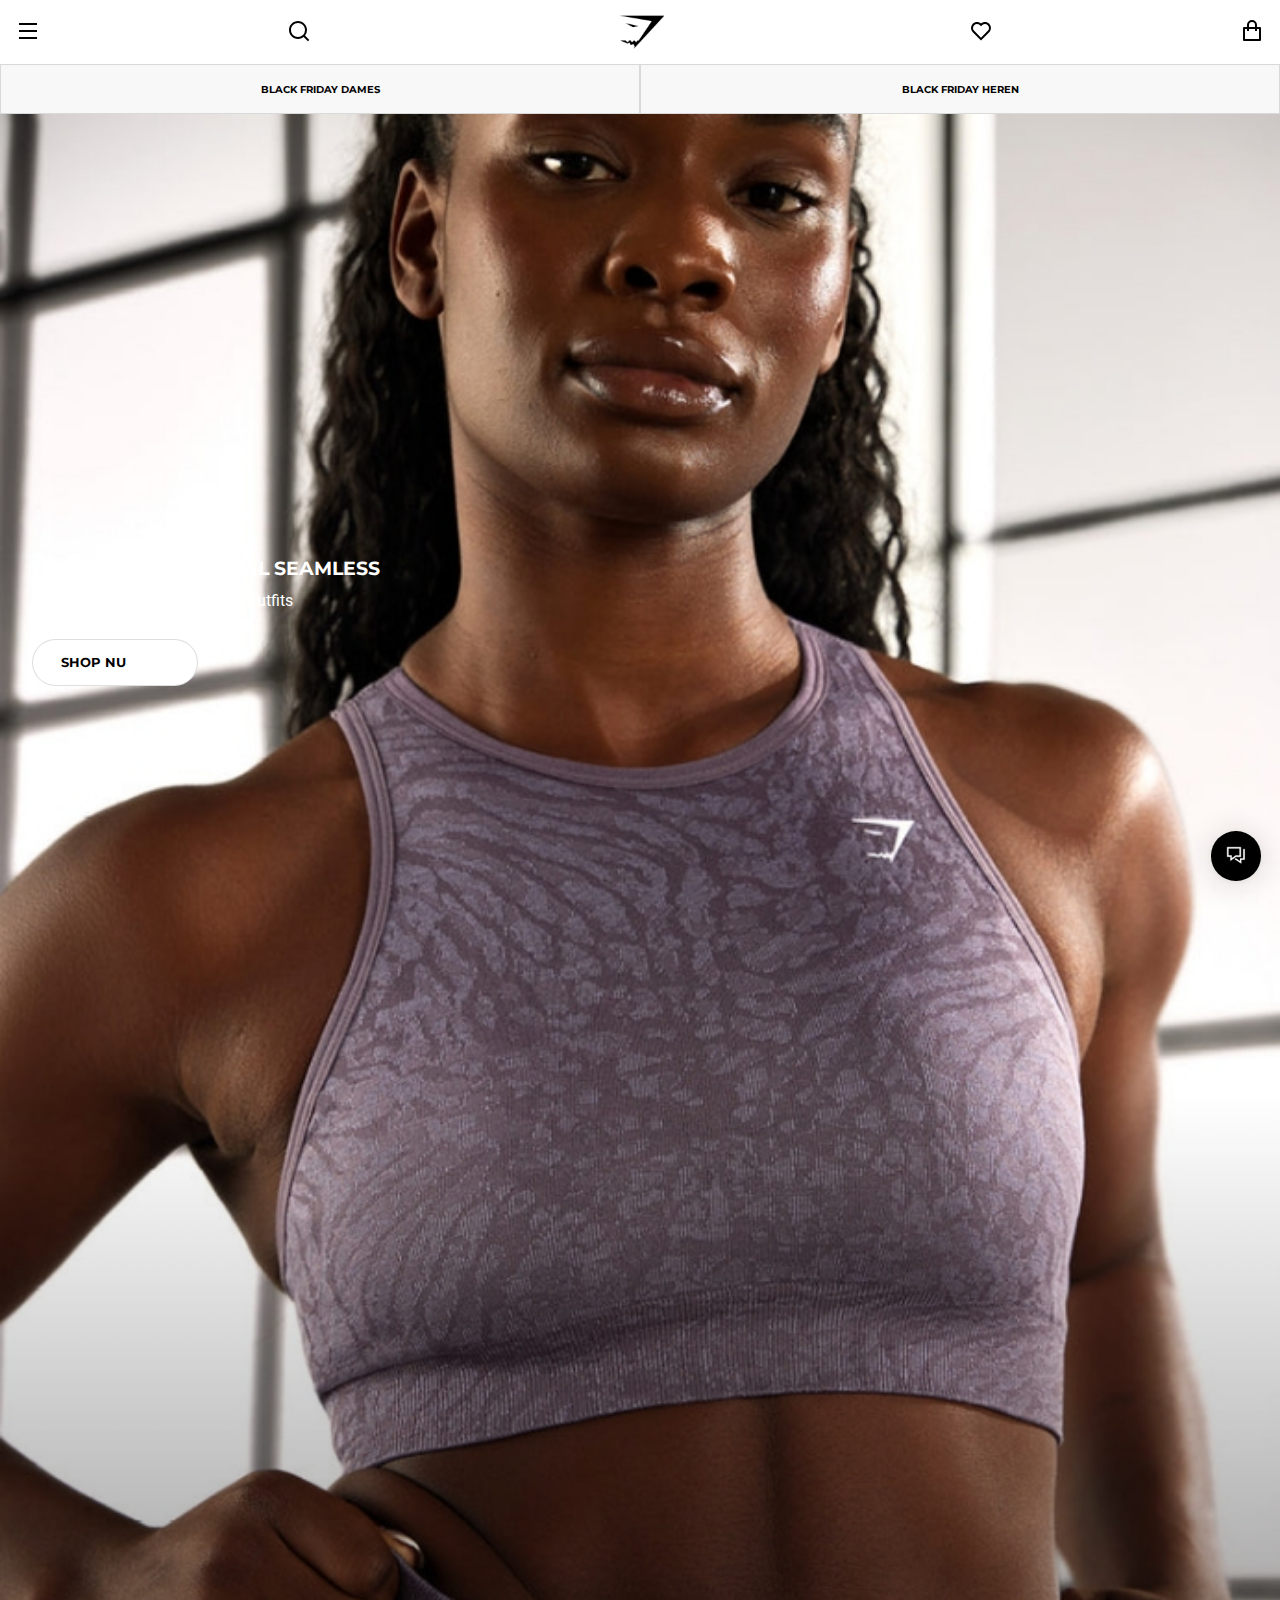
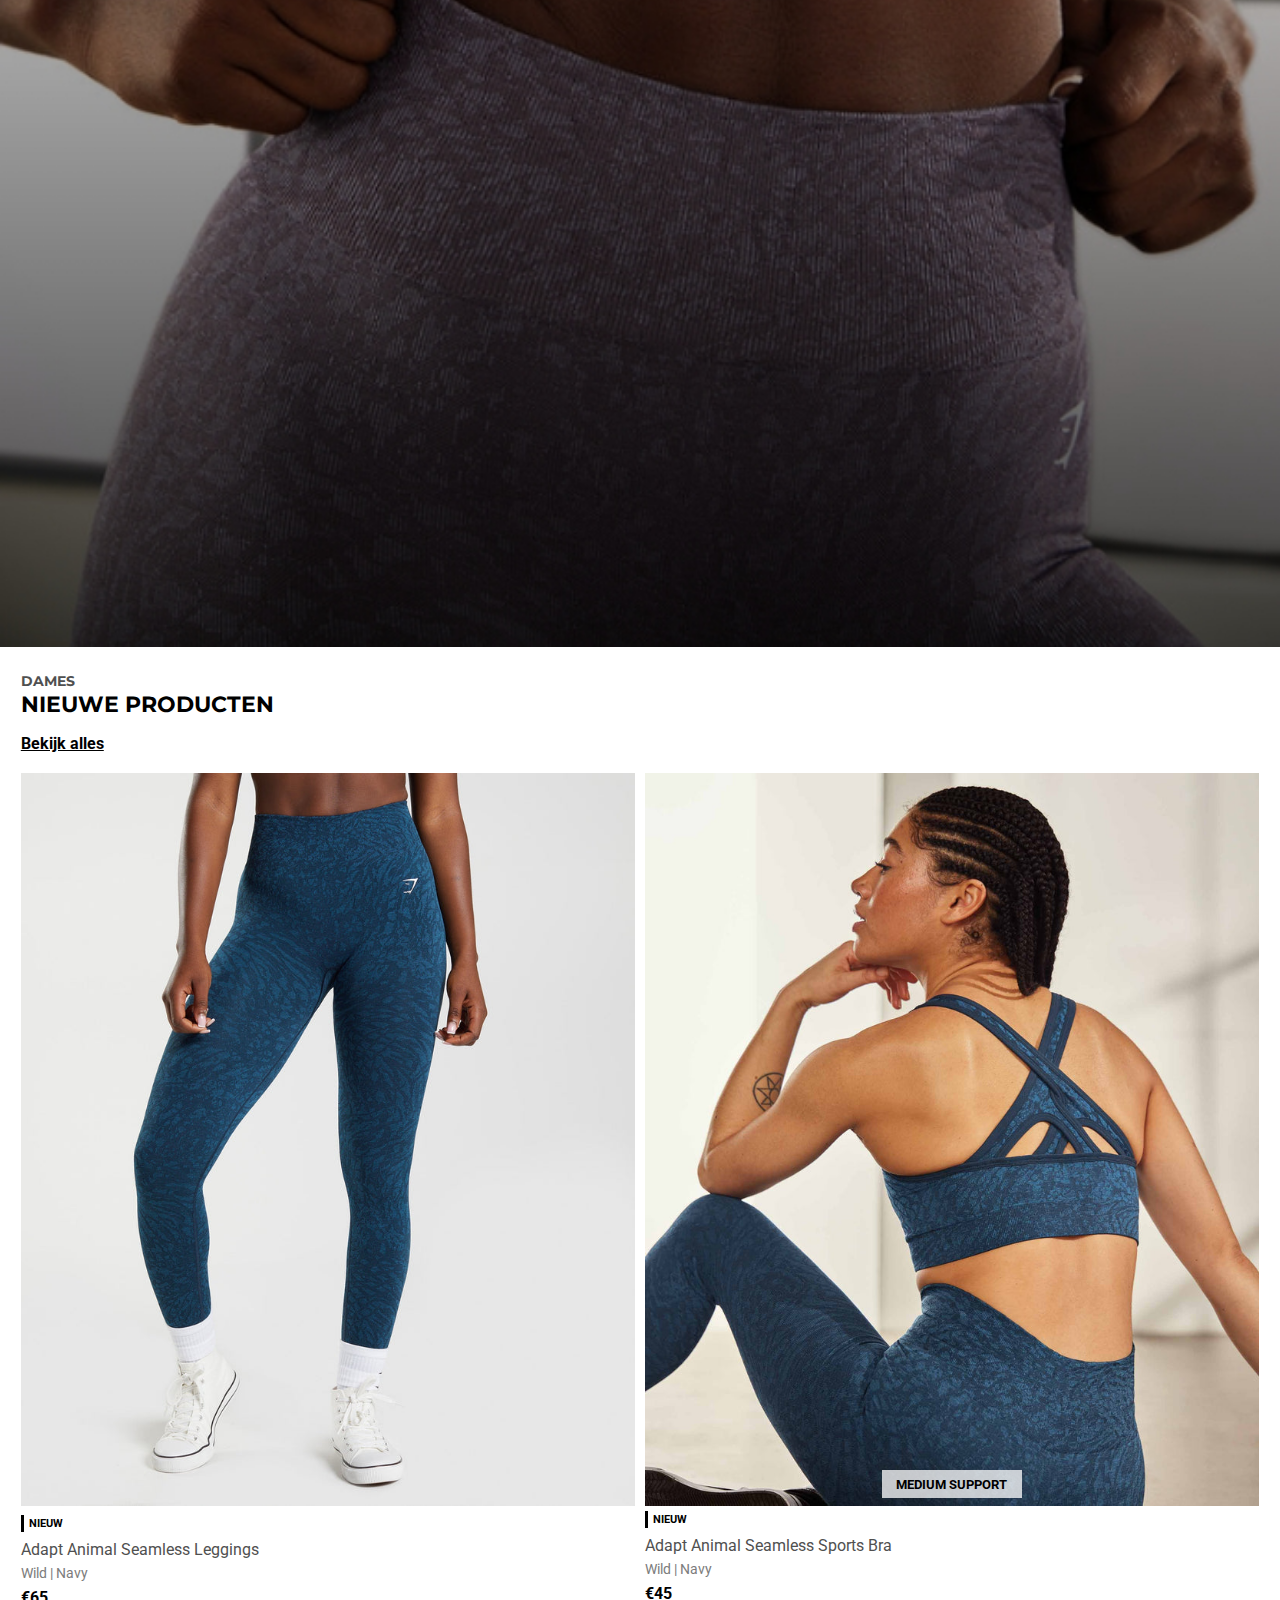
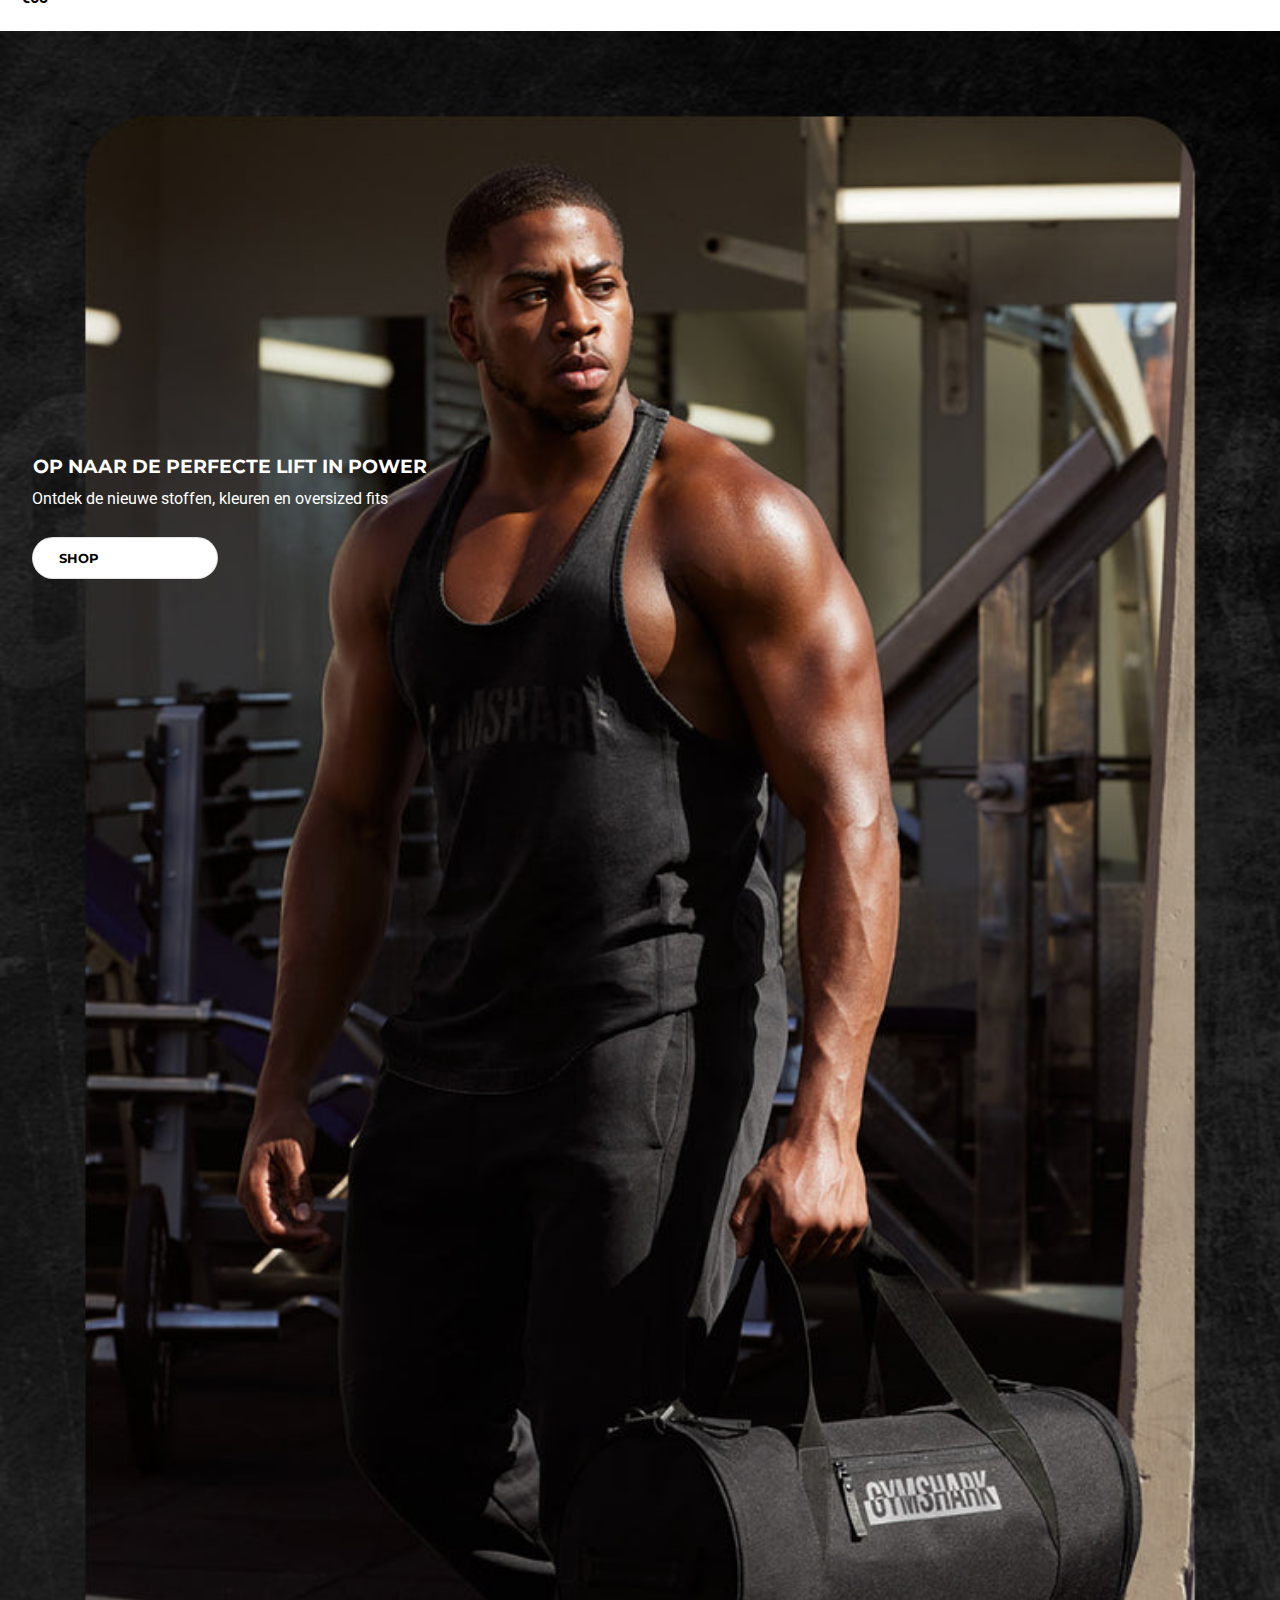
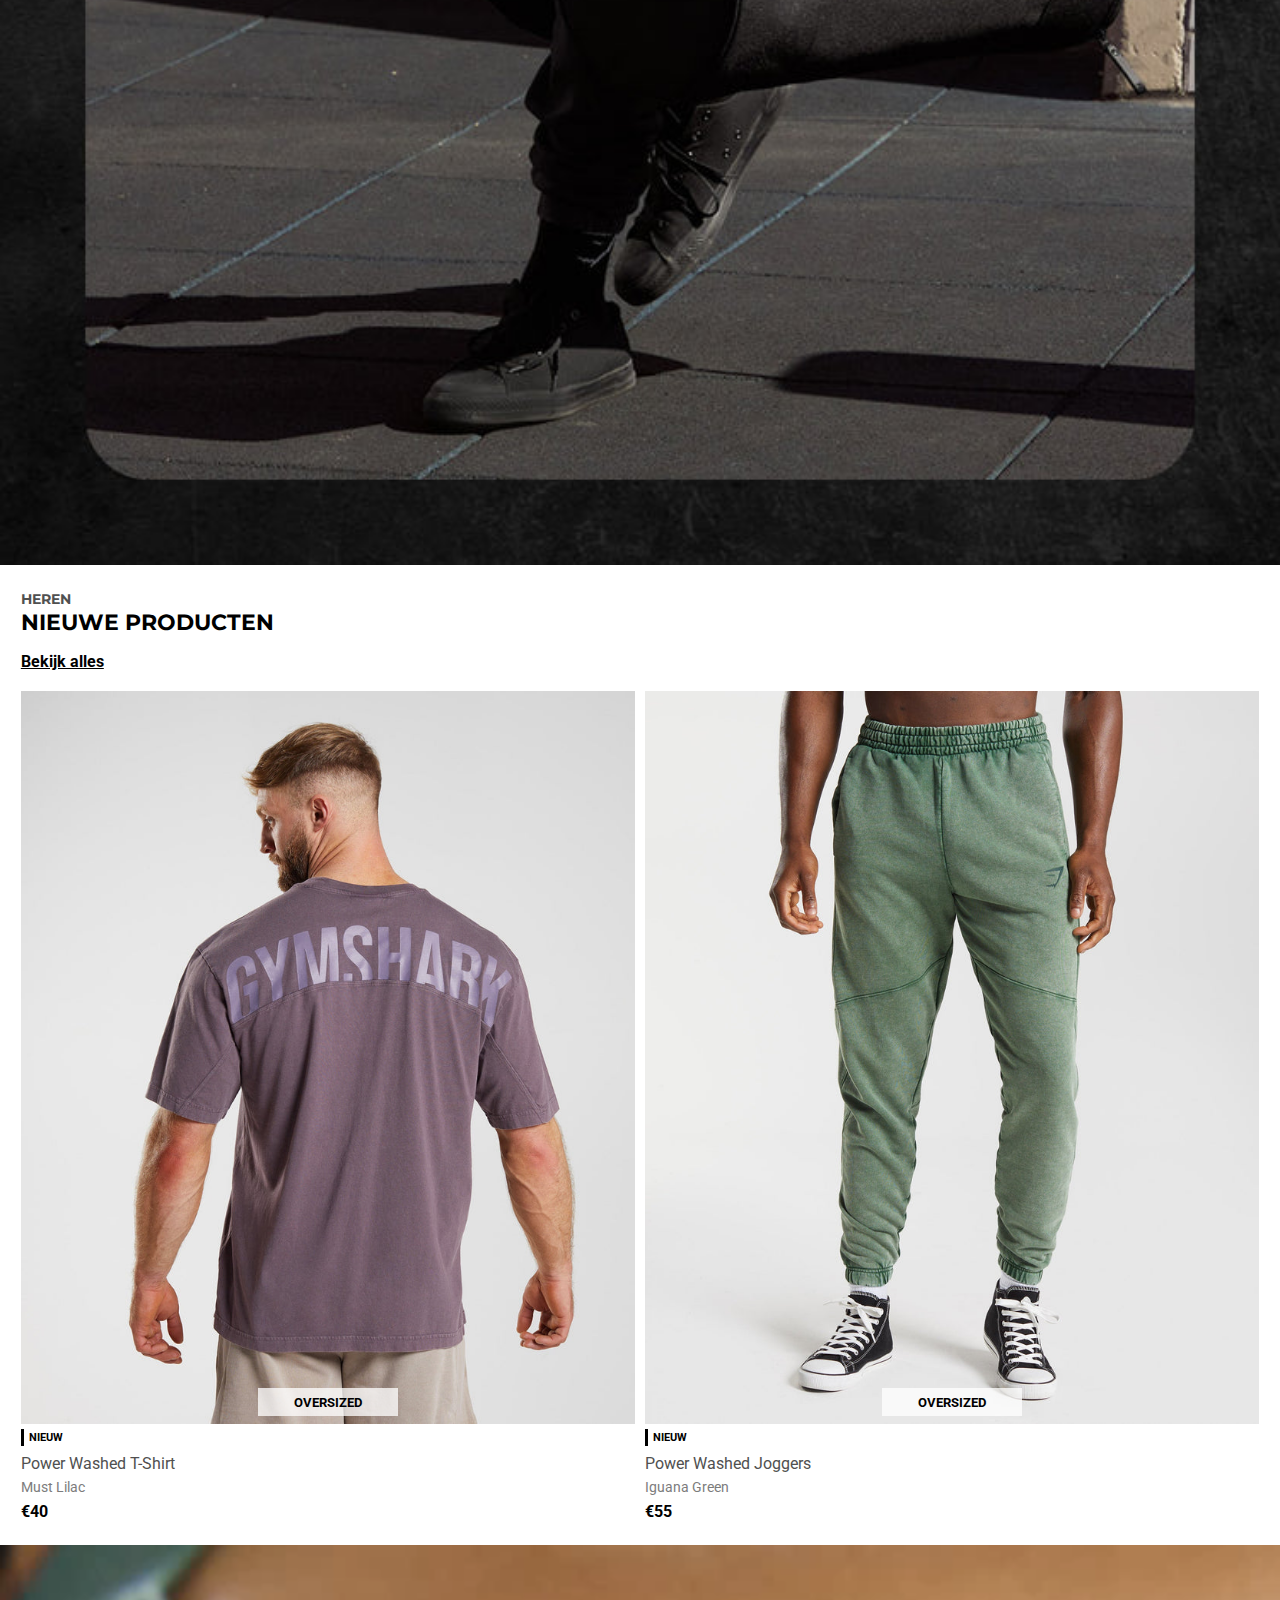
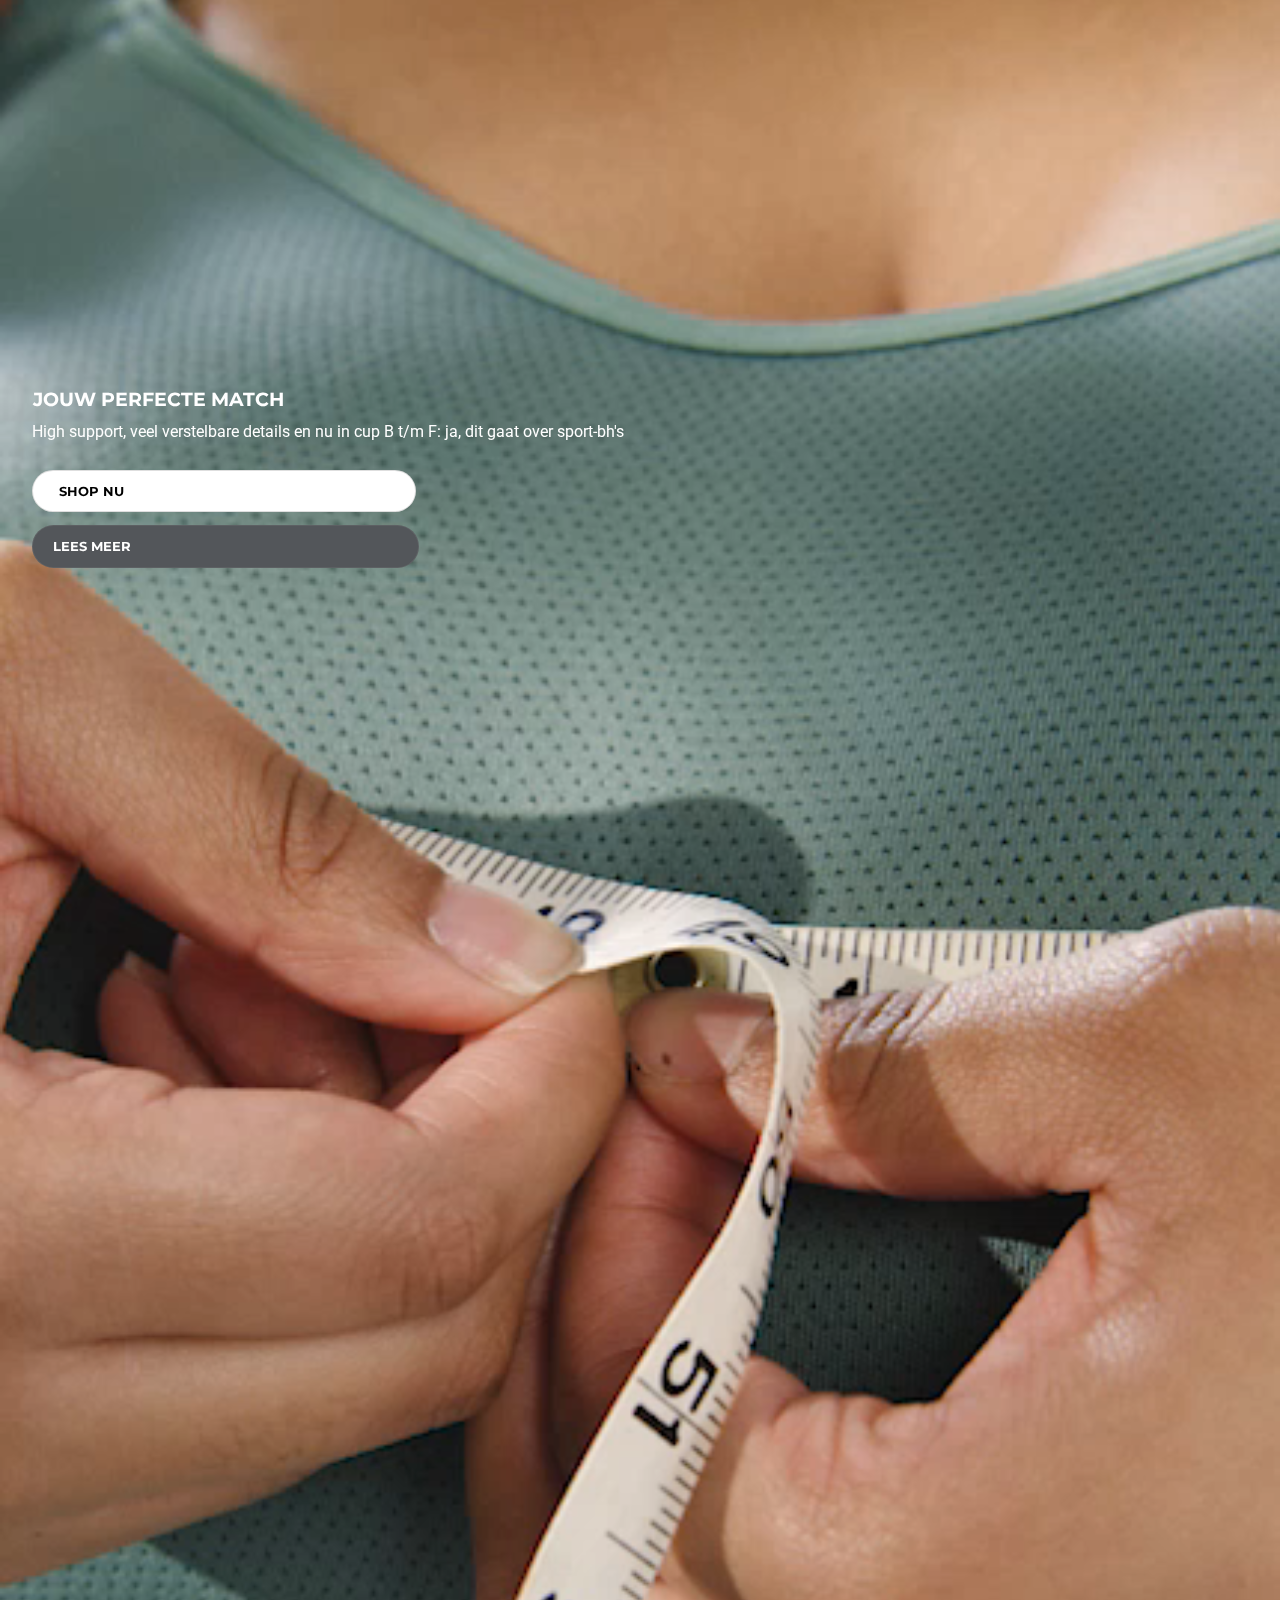
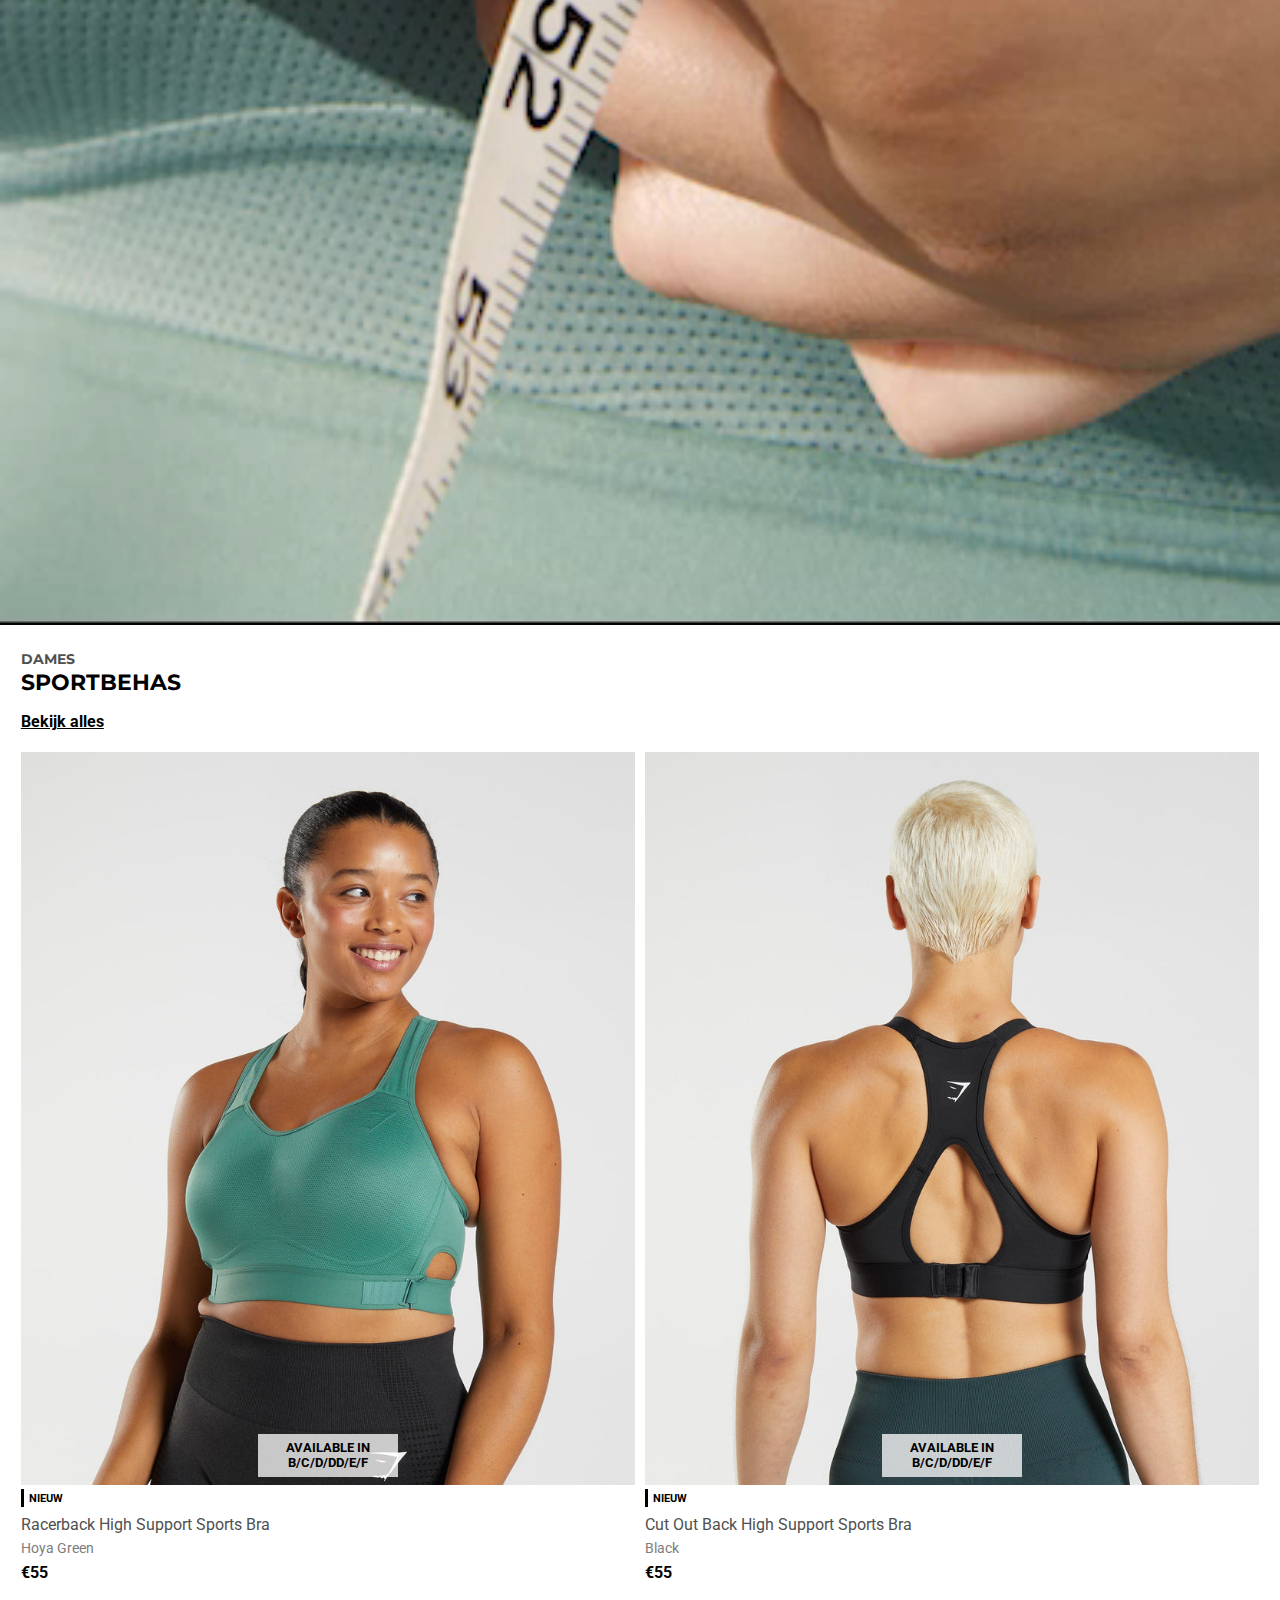
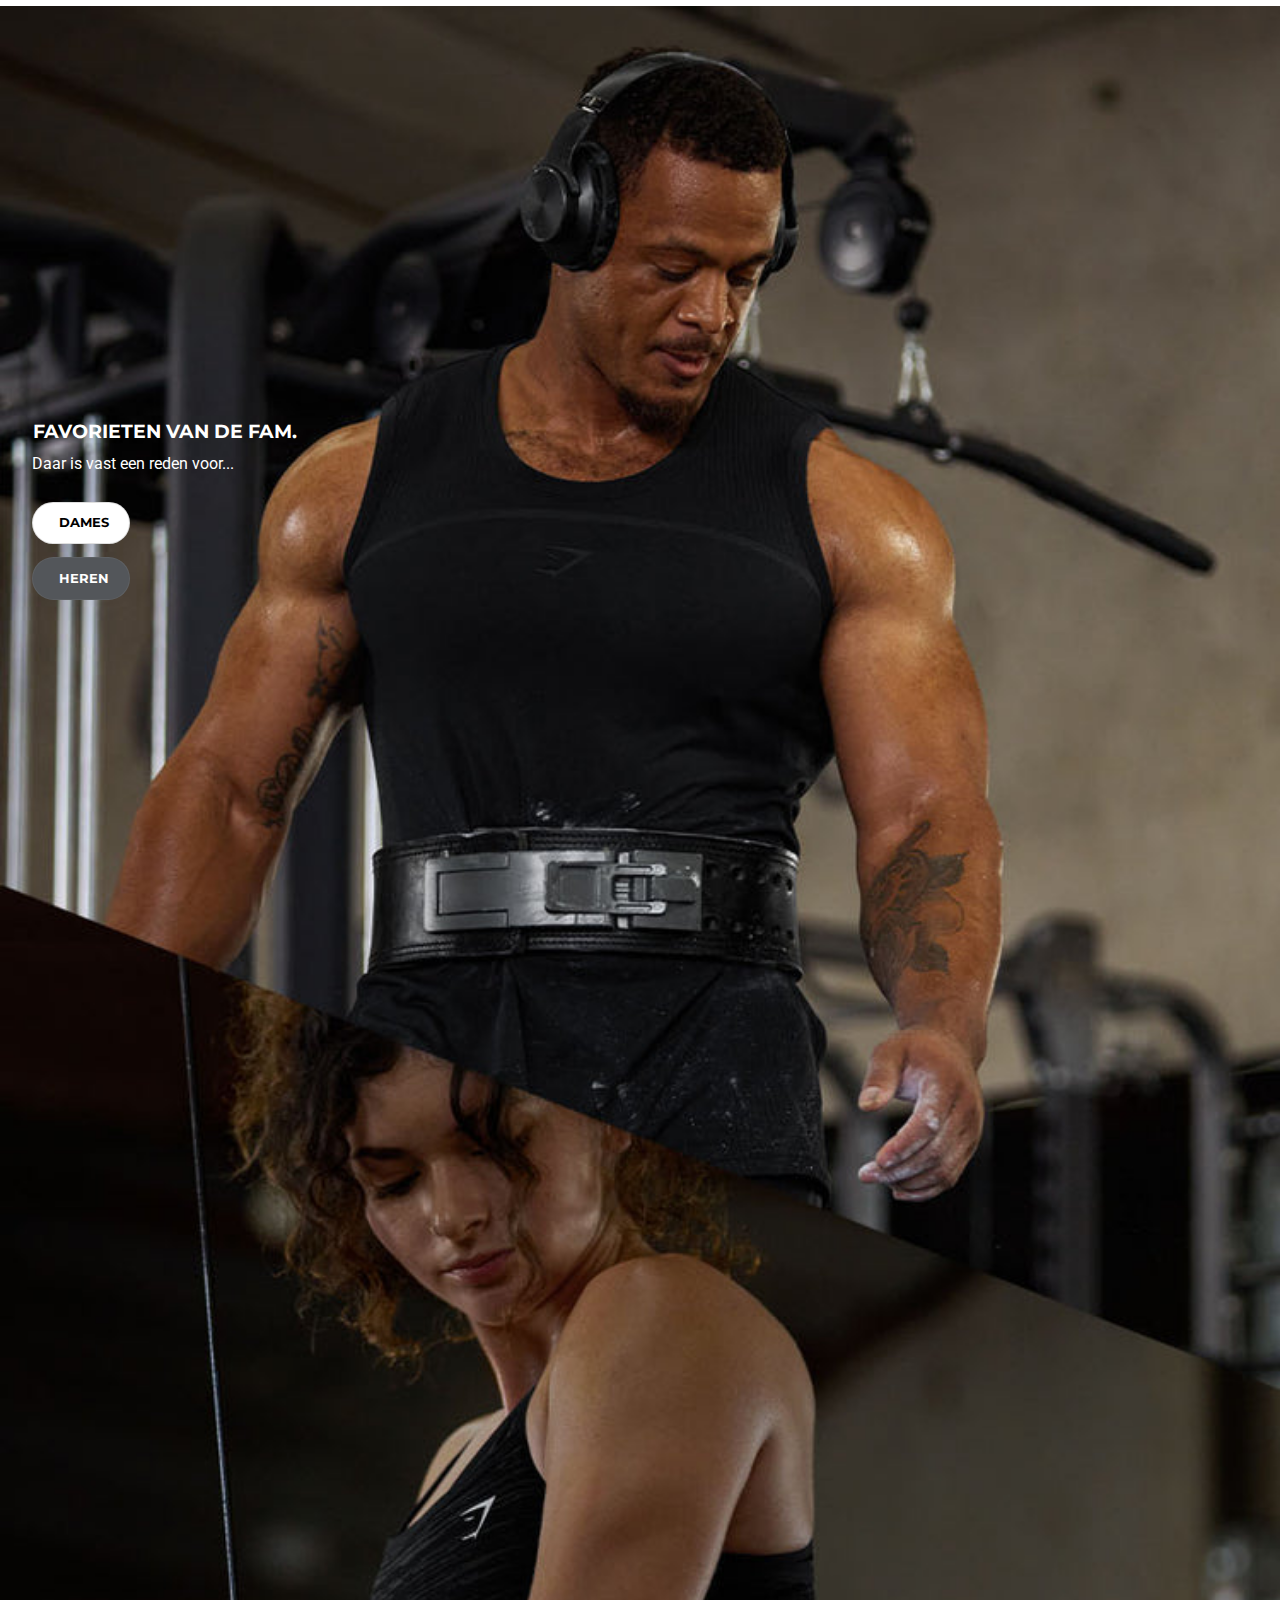
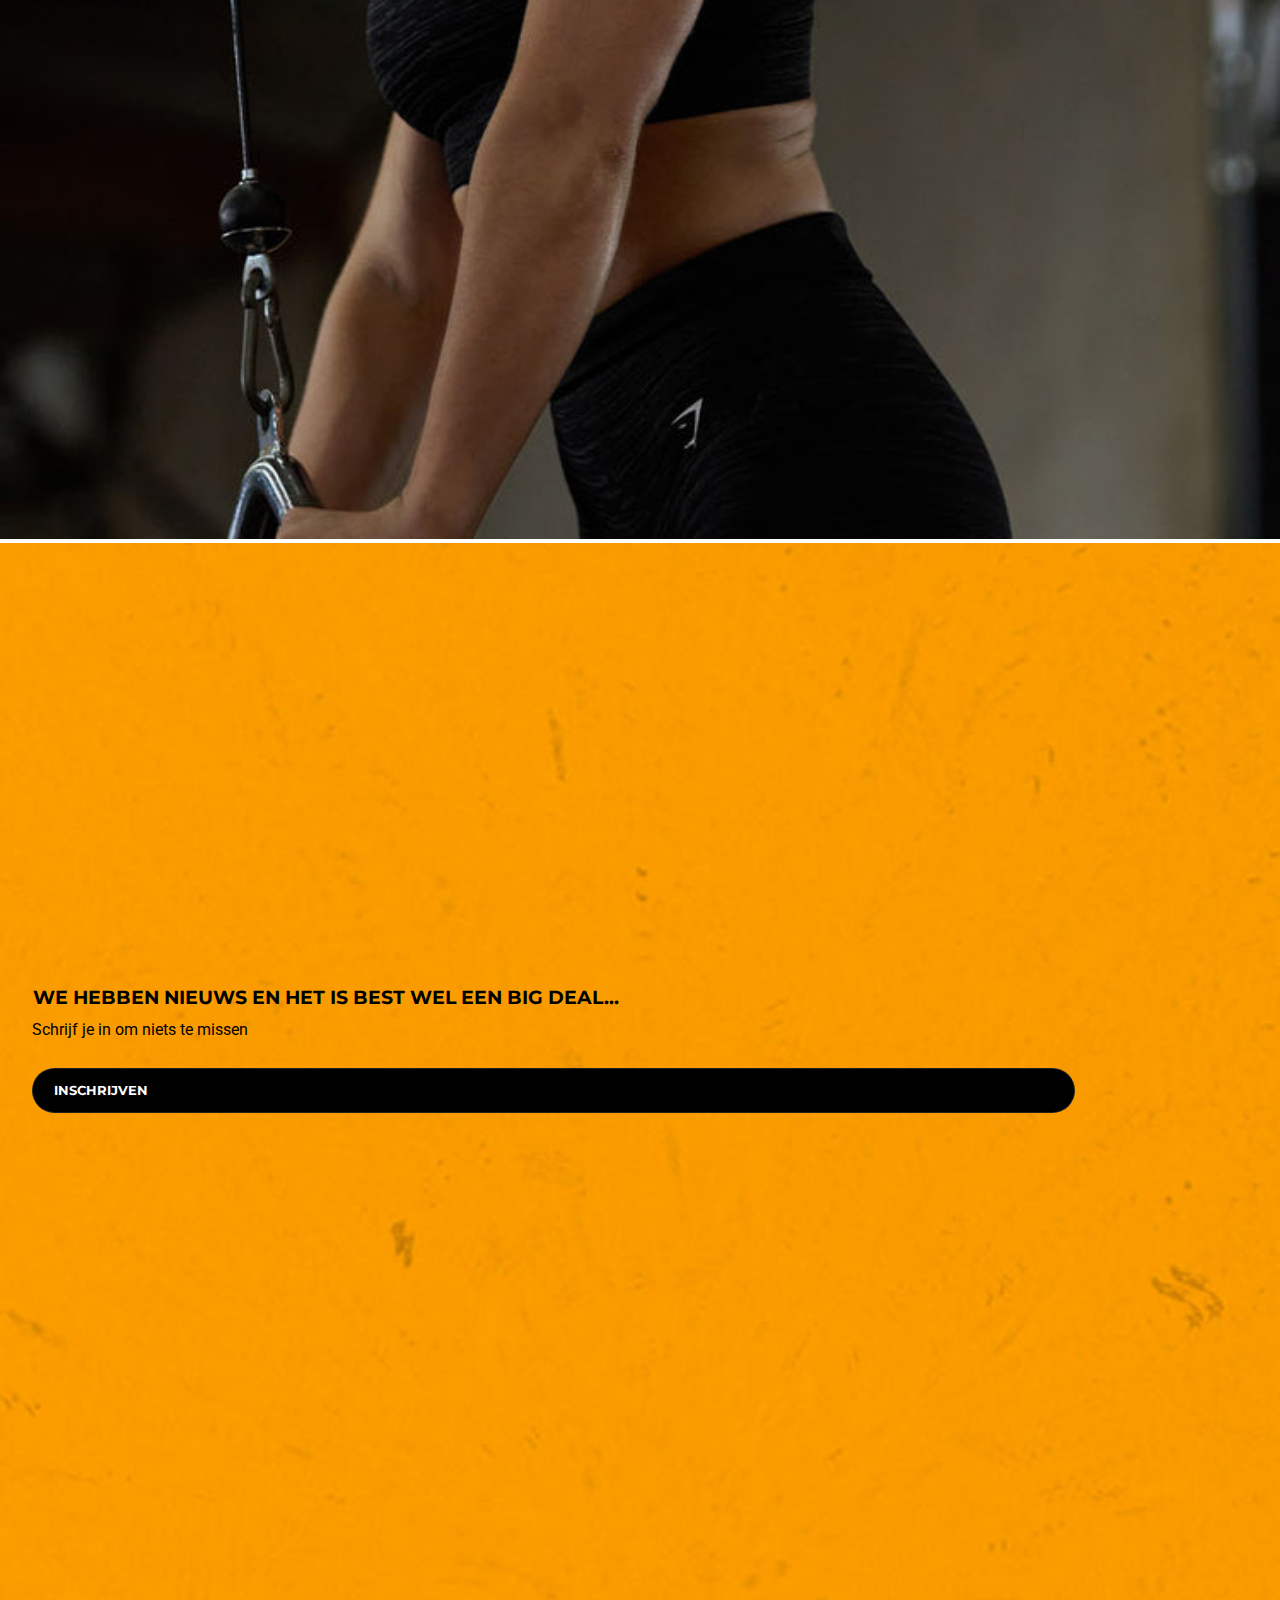
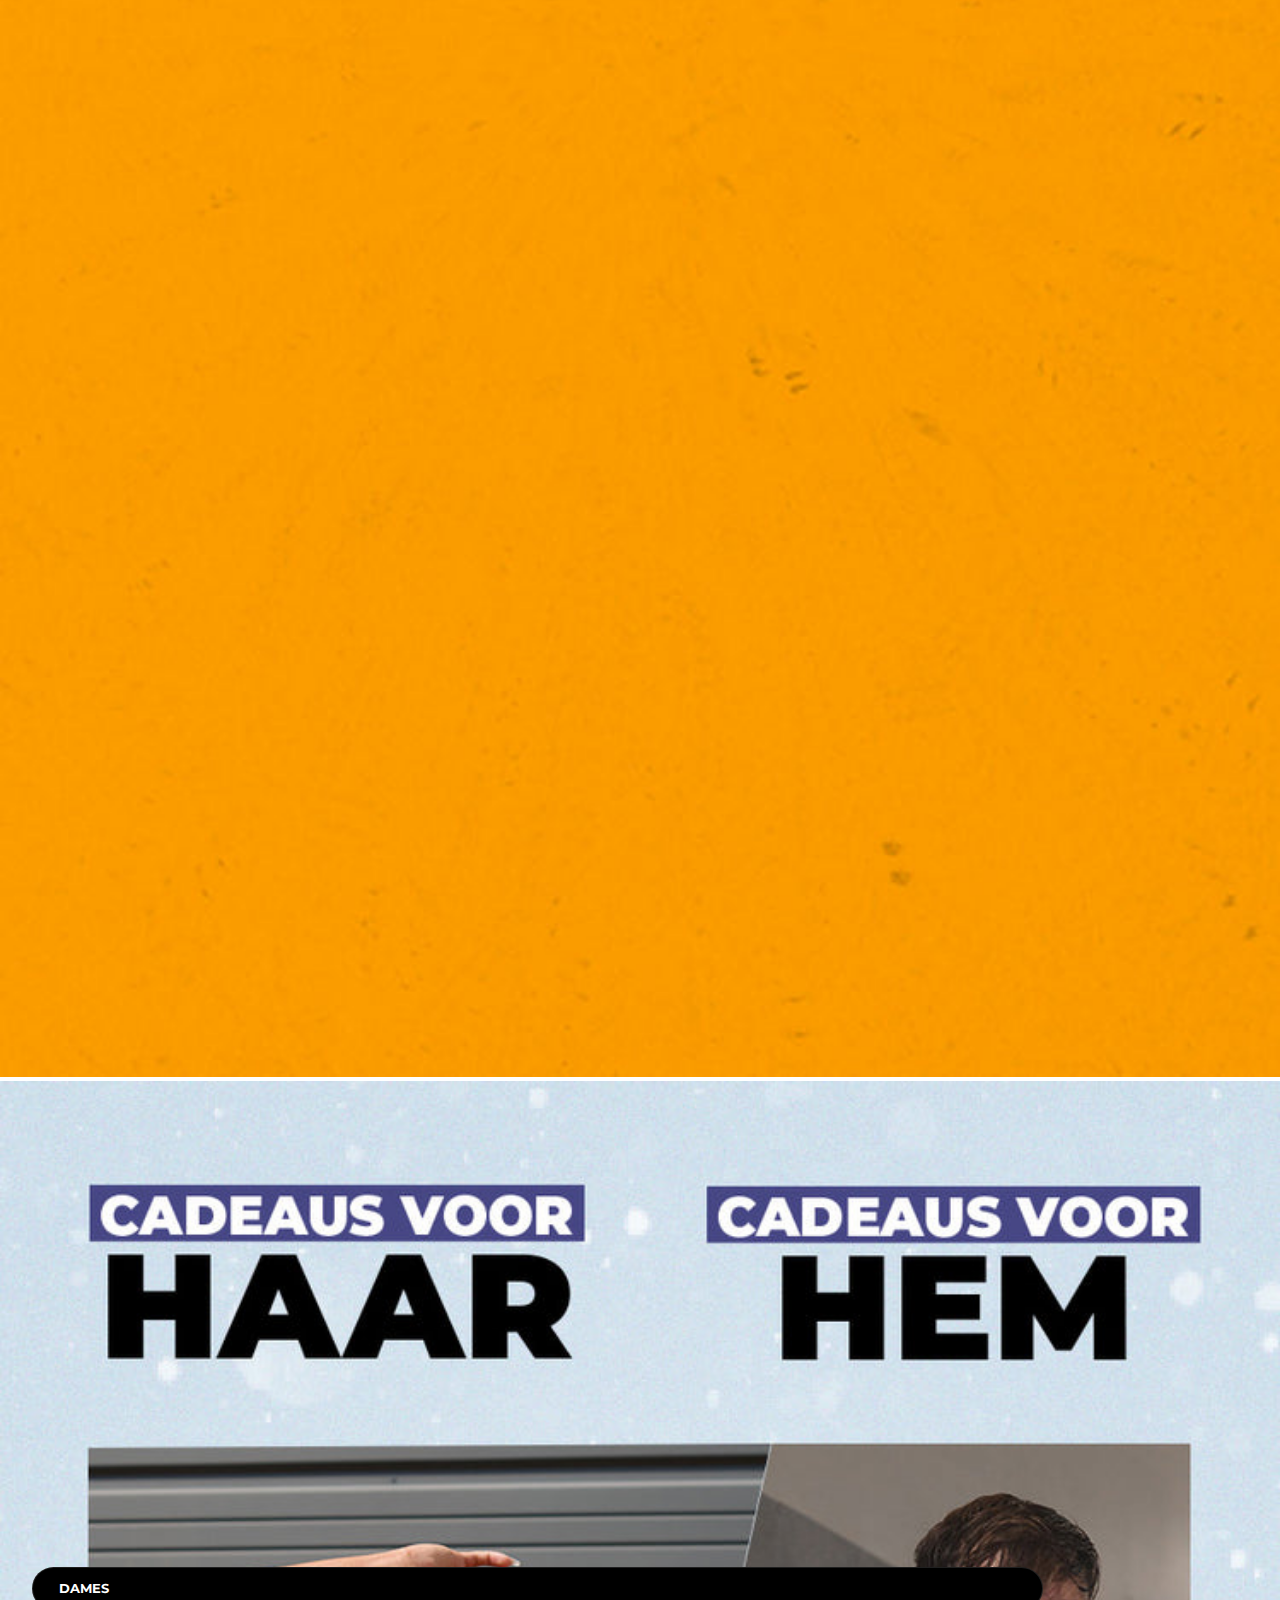
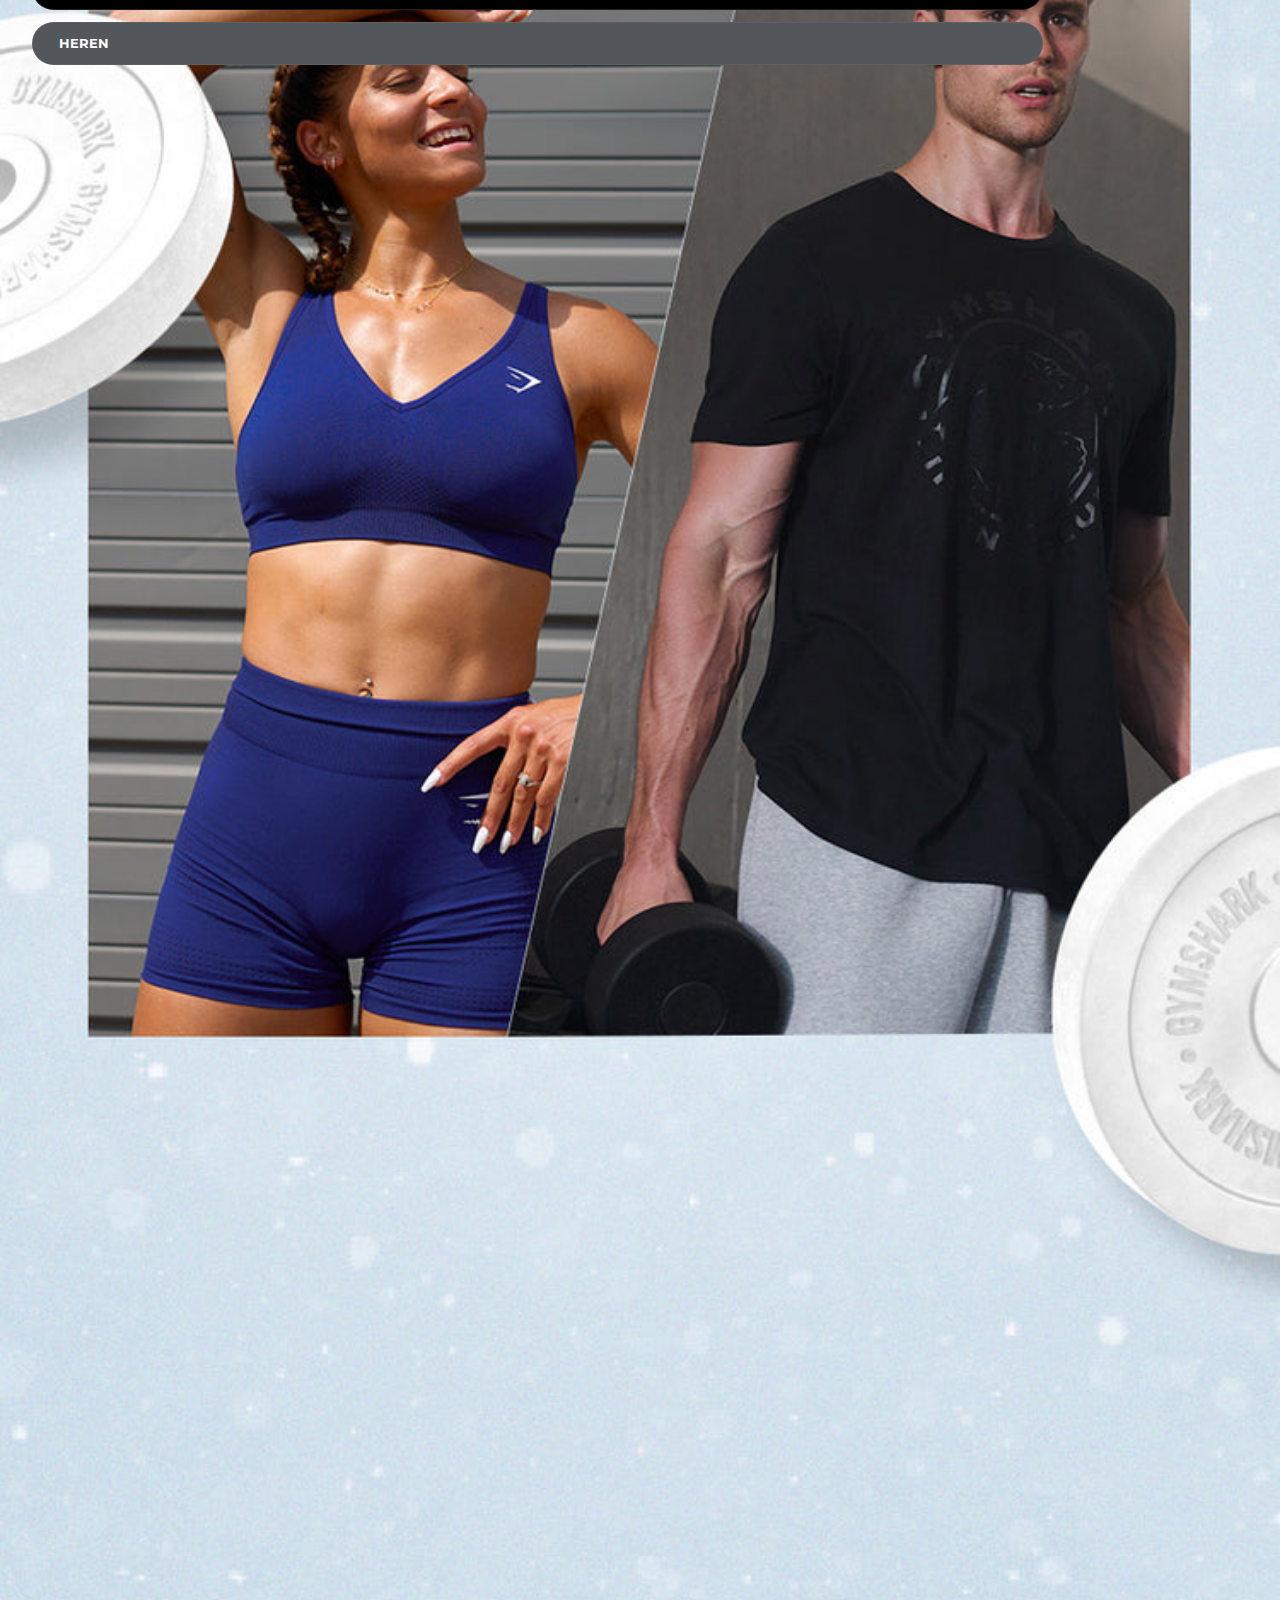
<file: index.html>
<!doctype html>
<html lang="nl">
	
<head>
	<meta charset="UTF-8">
	<meta name="author" content="lotte veerman">
	<meta name="viewport" content="width=device-width, initial-scale=1">
	
	<title>Gymshark's Officiële Winkel | Sport & Fitness Kleding | Gymshark</title>
	
	<link href="styles/style.css" rel="stylesheet">
	<link rel="apple-touch-icon" sizes="180x180" href="images/favicon/apple-touch-icon.png">
	<link rel="icon" type="image/png" sizes="32x32" href="images/favicon/favicon-32x32.png">
	<link rel="icon" type="image/png" sizes="16x16" href="images/favicon/favicon-16x16.png">
	<link rel="manifest" href="images/favicon/site.webmanifest">
	<link rel="preconnect" href="https://fonts.googleapis.com">
	<link rel="preconnect" href="https://fonts.gstatic.com" crossorigin>
	<link href="https://fonts.googleapis.com/css2?family=Montserrat:wght@700&display=swap" rel="stylesheet">	
	<link href="https://fonts.googleapis.com/css2?family=Roboto:wght@300;@400;700&display=swap" rel="stylesheet">
</head>

<body>
	<header>
		<button tabindex="1" aria-hidden="true"><img src="images/menu.svg" alt="menu" /></button>
		<nav>
			<section>
				<button aria-hidden="true"><img src="images/close-line.svg" alt="sluiten" /></button>
				<a href="#"><img src="images/user-zwart.svg" alt="profiel"></a>
				<a href="#"><img src="images/search.svg" alt="zoeken"></a>
			</section>
			<div class="tab">
				<button class="tablinks" onclick="openTab(event, 'DAMES')" id="defaultOpen">DAMES</button>
				<button class="tablinks" onclick="openTab(event, 'HEREN')">HEREN</button>
				<button class="tablinks" onclick="openTab(event, 'CADEAUS')">CADEAUS</button>
			</div>
			<div id="DAMES" class="tabcontent">
				<ul>
					<li><p>TRENDING</p></li>
					<li><a href="#">Cadeau's Voor Haar</a></li>
					<li><a href="#">Cadeau's Onder €30</a></li>
					<li><a href="#">Cadeau's Onder €30</a></li>
					<li><a href="#">Must Haves</a></li>
					<li><a href="#">Rustdag</a></li>
					<li><a href="#">Digitale Cadeaukaart</a></li>
					<li><p>PRODUCTEN</p></li>
					<li><a href="#">Nieuw</a></li>
					<li><a href="#">Alle Producten</a></li>
					<li><a href="#">Leggings</a></li>
					<li><a href="#">Korte Broeken</a></li>
					<li><a href="#">Broeken</a></li>
					<li><a href="#">Sportbeha's</a></li>
					<li><a href="#">Crop Tops</a></li>
					<li><a href="#">T-Shirts</a></li>
					<li><a href="#">Tank Tops</a></li>
					<li><a href="#">Hoodies & Jassen</a></li>
					<li><a href="#">COLLECTIES</a></li>
					<li><a href="#">Flex-Tasisch!</a></li>
					<li><a href="#">Adapt Collectie</a></li>
					<li><a href="#">Essentials</a></li>
					<li><a href="#">Vital Collectie</a></li>
					<li><a href="#">Seamless</a></li>
					<li><a href="#">Whitney Simmons</a></li>
					<li><a href="#">Sweat</a></li>
					<li><a href="#">ACCESSOIRES</a></li>
					<li><a href="#">Alle Accessoires</a></li>
					<li><a href="#">Flessen</a></li>
					<li><a href="#">Sport Accessoires</a></li>
					<li><a href="#">Ondergoed</a></li>
					<li><a href="#">Headwear</a></li>
					<li><a href="#">Sokken</a></li>
					<li><a href="#">Tassen</a></li>
				</ul>
			</div>
			  
			<div id="HEREN" class="tabcontent">
				<ul>
					<li><p>TRENDING</p></li>
					<li><a href="#">Cadeau's Voor Hem</a></li>
					<li><a href="#">Cadeau's Onder €30</a></li>
					<li><a href="#">Cadeau's Onder €30</a></li>
					<li><a href="#">Must Haves</a></li>
					<li><a href="#">Rustdag</a></li>
					<li><a href="#">Digitale Cadeaukaart</a></li>
					<li><p>PRODUCTEN</p></li>
					<li><a href="#">Nieuw</a></li>
					<li><a href="#">Alle Producten</a></li>
					<li><a href="#">T-Shirts</a></li>
					<li><a href="#">Compressie</a></li>
					<li><a href="#">Korte Broeken</a></li>
					<li><a href="#">Broeken</a></li>
					<li><a href="#">Tanktops</a></li>
					<li><a href="#">Stringers</a></li>
					<li><a href="#">Hoodies & Jassen</a></li>
					<li><a href="#">COLLECTIES</a></li>
					<li><a href="#">Essentials</a></li>
					<li><a href="#">Apex</a></li>
					<li><a href="#">Power</a></li>
					<li><a href="#">Sport</a></li>
					<li><a href="#">ACCESSOIRES</a></li>
					<li><a href="#">Alle Accessoires</a></li>
					<li><a href="#">Flessen</a></li>
					<li><a href="#">Sport Accessoires</a></li>
					<li><a href="#">Ondergoed</a></li>
					<li><a href="#">Headwear</a></li>
					<li><a href="#">Sokken</a></li>
					<li><a href="#">Tassen</a></li>
				</ul>
			</div>
			  
			<div id="CADEAUS" class="tabcontent">
				<ul>
					<li><p>TRENDING</p></li>
					<li><a href="#">Cadeau's Voor Haar</a></li>
					<li><a href="#">Cadeau's Onder €30</a></li>
					<li><a href="#">Cadeau's Onder €30</a></li>
					<li><a href="#">Must Haves</a></li>
					<li><a href="#">Rustdag</a></li>
					<li><a href="#">Digitale Cadeaukaart</a></li>
					<li><p>PRODUCTEN</p></li>
					<li><a href="#">Nieuw</a></li>
					<li><a href="#">Alle Producten</a></li>
					<li><a href="#">Leggings</a></li>
					<li><a href="#">Korte Broeken</a></li>
					<li><a href="#">Broeken</a></li>
					<li><a href="#">Sportbeha's</a></li>
					<li><a href="#">Crop Tops</a></li>
					<li><a href="#">T-Shirts</a></li>
					<li><a href="#">Tank Tops</a></li>
					<li><a href="#">Hoodies & Jassen</a></li>
					<li><a href="#">COLLECTIES</a></li>
					<li><a href="#">Flex-Tasisch!</a></li>
					<li><a href="#">Adapt Collectie</a></li>
					<li><a href="#">Essentials</a></li>
					<li><a href="#">Vital Collectie</a></li>
					<li><a href="#">Seamless</a></li>
					<li><a href="#">Whitney Simmons</a></li>
					<li><a href="#">Sweat</a></li>
					<li><a href="#">ACCESSOIRES</a></li>
					<li><a href="#">Alle Accessoires</a></li>
					<li><a href="#">Flessen</a></li>
					<li><a href="#">Sport Accessoires</a></li>
					<li><a href="#">Ondergoed</a></li>
					<li><a href="#">Headwear</a></li>
					<li><a href="#">Sokken</a></li>
					<li><a href="#">Tassen</a></li>
				</ul>
			</div>
		</nav>
		<a tabindex="2" href="index.html"><img src="images/search.svg" alt="zoekbalk"></a>
		<a href="index.html"><img src="images/logo2.png" alt="menu"></a>
		<a tabindex="3" href="index.html"><img src="images/heart.svg" alt="favorieten"></a>
		<a tabindex="4" href="index.html"><img src="images/shoppingbag.svg" alt="winkelwagen"></a>
	</header>
	<main>
		<section>
			<a tabindex="5"> <p> BLACK FRIDAY DAMES</p></a>
			<a tabindex="6"><p>BLACK FRIDAY HEREN</p></a>
		</section>
		<section>
			<section>
				<h1>NIEUW: ADAPT ANIMAL SEAMLESS</h1>
				<p>Wilde prints voor waanzinnige outfits</p>
				<a tabindex="7" href="#">SHOP NU</a>
			</section>
			<img src="images/foto1-mobile.jpg" alt="Animal seamless collectie">		
		</section>
		<section>
			<h3>DAMES</h3>
			<h2>NIEUWE PRODUCTEN</h2>
			<a tabindex="8" href="#">Bekijk alles</a>
		</section>
		<section>
			<article tabindex="9">
				<a href="details.html">
					<img src="images/foto2-mobile.jpg" alt="Adapt Animal Seamless Leggings">
					<p>&nbspNIEUW</p>
					<h4>Adapt Animal Seamless Leggings</h4>
					<p>Wild | Navy</p>
					<p>€65</p>
				</a>
			</article>
			<article tabindex="10">
				<figure>
					<img src="images/foto3-mobile.jpg" alt="Adapt Animal Seamless Sports Bra">
					<figcaption>MEDIUM SUPPORT</figcaption>
				</figure>
				<p>&nbspNIEUW</p>
				<h4>Adapt Animal Seamless Sports Bra</h4>
				<p>Wild | Navy</p>
				<p>€45</p>
			</article>
		</section>
		<section>
			<section>
				<h1>OP NAAR DE PERFECTE LIFT IN POWER</h1>
				<p>Ontdek de nieuwe stoffen, kleuren en oversized fits</p>
				<a tabindex="11" href="#">SHOP</a>
			</section>
			<img src="images/foto4-mobile.jpg" alt="Nieuwe producten">		
		</section>
		<section>
			<h3>HEREN</h3>
			<h2>NIEUWE PRODUCTEN</h2>
			<a href="#">Bekijk alles</a>
		</section>
		<section>
			<article tabindex="12">
				<figure>
					<img src="images/foto5-mobile.jpg" alt="Power Washed T-Shirt">
					<figcaption>OVERSIZED</figcaption>
				</figure>
				<p>&nbspNIEUW</p>
				<h4>Power Washed T-Shirt</h4>
				<p>Must Lilac</p>
				<p>€40</p>
			</article>
			<article tabindex="13">
				<figure>
					<img src="images/foto6-mobile.jpg" alt="Power Washed Joggers">
					<figcaption>OVERSIZED</figcaption>
				</figure>
				<p>&nbspNIEUW</p>
				<h4>Power Washed Joggers </h4>
				<p>Iguana Green</p>
				<p>€55</p>
			</article>
		</section>
		<section>
			<section>
				<h1>JOUW PERFECTE MATCH</h1>
				<p>High support, veel verstelbare details en nu in cup B t/m F: ja, dit gaat over sport-bh's</p>
				<a href="#">SHOP NU</a>
				<a href="#">LEES MEER</a>
			</section>
			<video autoplay muted loop><source src="images/video1-mobile.mp4" type="video/mp4"></video>	
		</section>
		<section>
			<h3>DAMES</h3>
			<h2>SPORTBEHAS</h2>
			<a href="#">Bekijk alles</a>
		</section>
		<section>
			<article>
				<figure>
					<img src="images/foto7-mobile.jpg" alt="Racerback High Support Sports Bra">
					<figcaption>AVAILABLE IN B/C/D/DD/E/F</figcaption>
				</figure>
				<p>&nbspNIEUW</p>
				<h4>Racerback High Support Sports Bra</h4>
				<p>Hoya Green</p>
				<p>€55</p>
			</article>
			<article>
				<figure>
					<img src="images/foto8-mobile.jpg" alt="Cut Out Back High Support Sports Bra">
					<figcaption>AVAILABLE IN B/C/D/DD/E/F</figcaption>
				</figure>
				<p>&nbspNIEUW</p>
				<h4>Cut Out Back High Support Sports Bra </h4>
				<p>Black</p>
				<p>€55</p>
			</article>
		</section>
		<section>
			<section>
				<h1>FAVORIETEN VAN DE FAM.</h1>
				<p>Daar is vast een reden voor...</p>
				<a href="#">DAMES</a>
				<a href="#">HEREN</a>
			</section>
			<img src="images/foto9-mobile.jpg" alt="Iets nieuws...">		
		</section>
		<section>
			<section>
				<h1>WE HEBBEN NIEUWS EN HET IS BEST WEL EEN BIG DEAL...</h1>
				<p>Schrijf je in om niets te missen</p>
				<a href="#">INSCHRIJVEN</a>
			</section>
			<img src="images/foto10-mobile.jpg" alt="inschrijven">		
		</section>
		<section>
			<section>
				<a href="#">DAMES</a>
				<a href="#">HEREN</a>
			</section>
			<img src="images/foto11-mobile.jpg" alt="cadeaus voor haar en hem">		
		</section>
		<section>
			<section>
				<h1>SHOP DAMES</h1>
				<a href="#">SHOP NU</a>
			</section>
			<img src="images/foto12-mobile.jpg" alt="shop dames">
			<section>
				<h1>SHOP HEREN</h1>
				<a href="#">SHOP NU</a>
			</section>
			<img src="images/foto13-mobile.jpg" alt="shop heren">	
		</section>
		<section>
			<ul>
				<li> <img src="images/slider-foto1.jpg" alt="studentenkorting">
					<h1>STUDENTENKORTING</h1>
					<a href="#">LEES MEER</a>
				</li>
				<li> <img src="images/slider-foto2.jpg" alt="digitale cadeaukaart">
					<h1>DIGITALE CADEAUKAART</h1>
					<a href="#">SHOP NU</a>
				</li>
				<li> <img src="images/slider-foto3.jpg" alt="klarna">
					<h1>KLARNA</h1>
					<a href="#">LEES MEER</a>
				</li>
			</ul>
		</section>
		<section>
			<p>Schrijf je in en ontvang eenmalig 10% korting</p>
			<a href="#">SCHRIJF JE IN</a>
		</section>
		<section>
			<h2>MEER DAN ALLEEN SPORTKLEDING</h2>
			<p>De Gymshark community zet zich in voor de ontwikkelingen van conditionering en de dingen die we vandaag doen om ons voor te bereiden op morgen. 
			Als het gaat om maximaal presteren, mag er geen belemmering zijn - vooral niet door je sportkleding. 
			Dus alle sportkleding en accessoires, die we voor je ontwerpen, wordt er rekening gehouden met jouw progressie en de beste resultaten. 
			We willen dat je over de meest comfortabele sport hoodies, de meest ondersteunende naadloze leggings en de meest innovatief ontworpen trainingsshirts beschikt - 
			welke gemaakt zijn om gemakkelijk in te bewegen wanneer het er echt toe doet.</p>
			<p>Game changing sportkleding. Het zit niet alleen in het ontwerp, het zit ook in jou .</p>
		</section>
		<section>
			<a href="#"><img src="images/chat.png" alt="chat"></a>
		</section> 
	</main>
	<footer>
		<section>
			<h3>HI, LOTTE</h3> 
			<img src="images/user.svg" alt="profiel">
		</section>
		<section>
			<details>
				<summary>HELP</summary>
				<ul>
					<li><a href="#"></a>FAQ</li>
					<li><a href="#"></a>Leveringen & Retouren</li>
					<li><a href="#"></a>Retour Aanvragen</li>
					<li><a href="#"></a>Bestellingen</li>
					<li><a href="#"></a>Namaak Indienen</li>
				</ul>
			</details>
			<details>
				<summary>PAGINA'S</summary>
				<ul>
					<li><a href="#"></a>Gymshark Central</li>
					<li><a href="#"></a>Banan</li>
					<li><a href="#"></a>Over Ons</li>
					<li><a href="#"></a>Studentenkorting</li>
					<li><a href="#"></a>Factory List</li>
				</ul>
			</details>
		</section>
		<section>
			<h2>MEER VAN GYMSHARK</h2>
			<section>
				<ul>
					<li> 
						<img src="images/foto14-mobile.jpeg" alt="blog">
						<a href="">BLOG</a>
					</li>
					<li> 
						<img src="images/foto15-mobile.jpeg" alt="email sign up">
						<a href="">EMAIL SIGN UP</a>
					</li>
					<li> 
						<img src="images/foto16-mobile.jpeg" alt="gymshark training">
						<a href="">GYMSHARK TRAINING</a>
					</li>
				</ul>
			</section>
		</section>
		<section>
			<a href="#"><img src="images/social-discord.png" alt="discord"></a>
			<a href="#"><img src="images/social-facebook.png" alt="facebook"></a>
			<a href="#"><img src="images/social-pinterest.png" alt="pinterest"></a>
			<a href="#"><img src="images/social-youtube.png" alt="youtube"></a>
			<a href="#"><img src="images/social-instagram.png" alt="instagram"></a>
			<a href="#"><img src="images/social-twitter.png" alt="twitter"></a>
			<a href="#"><img src="images/social-tiktok.png" alt="tiktok"></a>
		</section>
		<section>
			<img src="images/nederland.png" alt="nederlands">
			<a href="#">The Netherlands <img src="images/arrow-down.svg" alt="pijl naar beneden"></a>
		</section>
		<section>
			<ul>
				<li><a href="#">Terms and Conditions</a></li>
				<li><a href="#">Terms of Use</a></li>
				<li><a href="#">Privacy Verklaring</a></li>
				<li><a href="#">Cookie Beleid</a></li>
				<li><a href="#">Modern Slavery</a></li>
			</ul>
		</section>
		<section>
			<ul>
				<li><img src="images/betalen-visa-card.svg" alt="visa-card"></li>
				<li><img src="images/betalen-mastercard-card.svg" alt="mastercard"></li>
				<li><img src="images/betalen-amex-card.svg" alt="amexcard"></li>
				<li><img src="images/betalen-paypal-card.svg" alt="paypal"></li>
				<li><img src="images/betalen-applepay-card.svg" alt="applepay"></li>
				<li><img src="images/betalen-ideal-card.svg" alt="ideal"></li>
				<li><img src="images/betalen-klarna.svg" alt="klarna"></li>
			</ul>
		</section>
		<section>
			<p>© 2022 | Gymshark Limited | Alle Rechten Voorbehouden | United We Sweat</p>
		</section>
	</footer>
	<script defer src="scripts/script.js"></script>
</body>
	
</html>
</file>
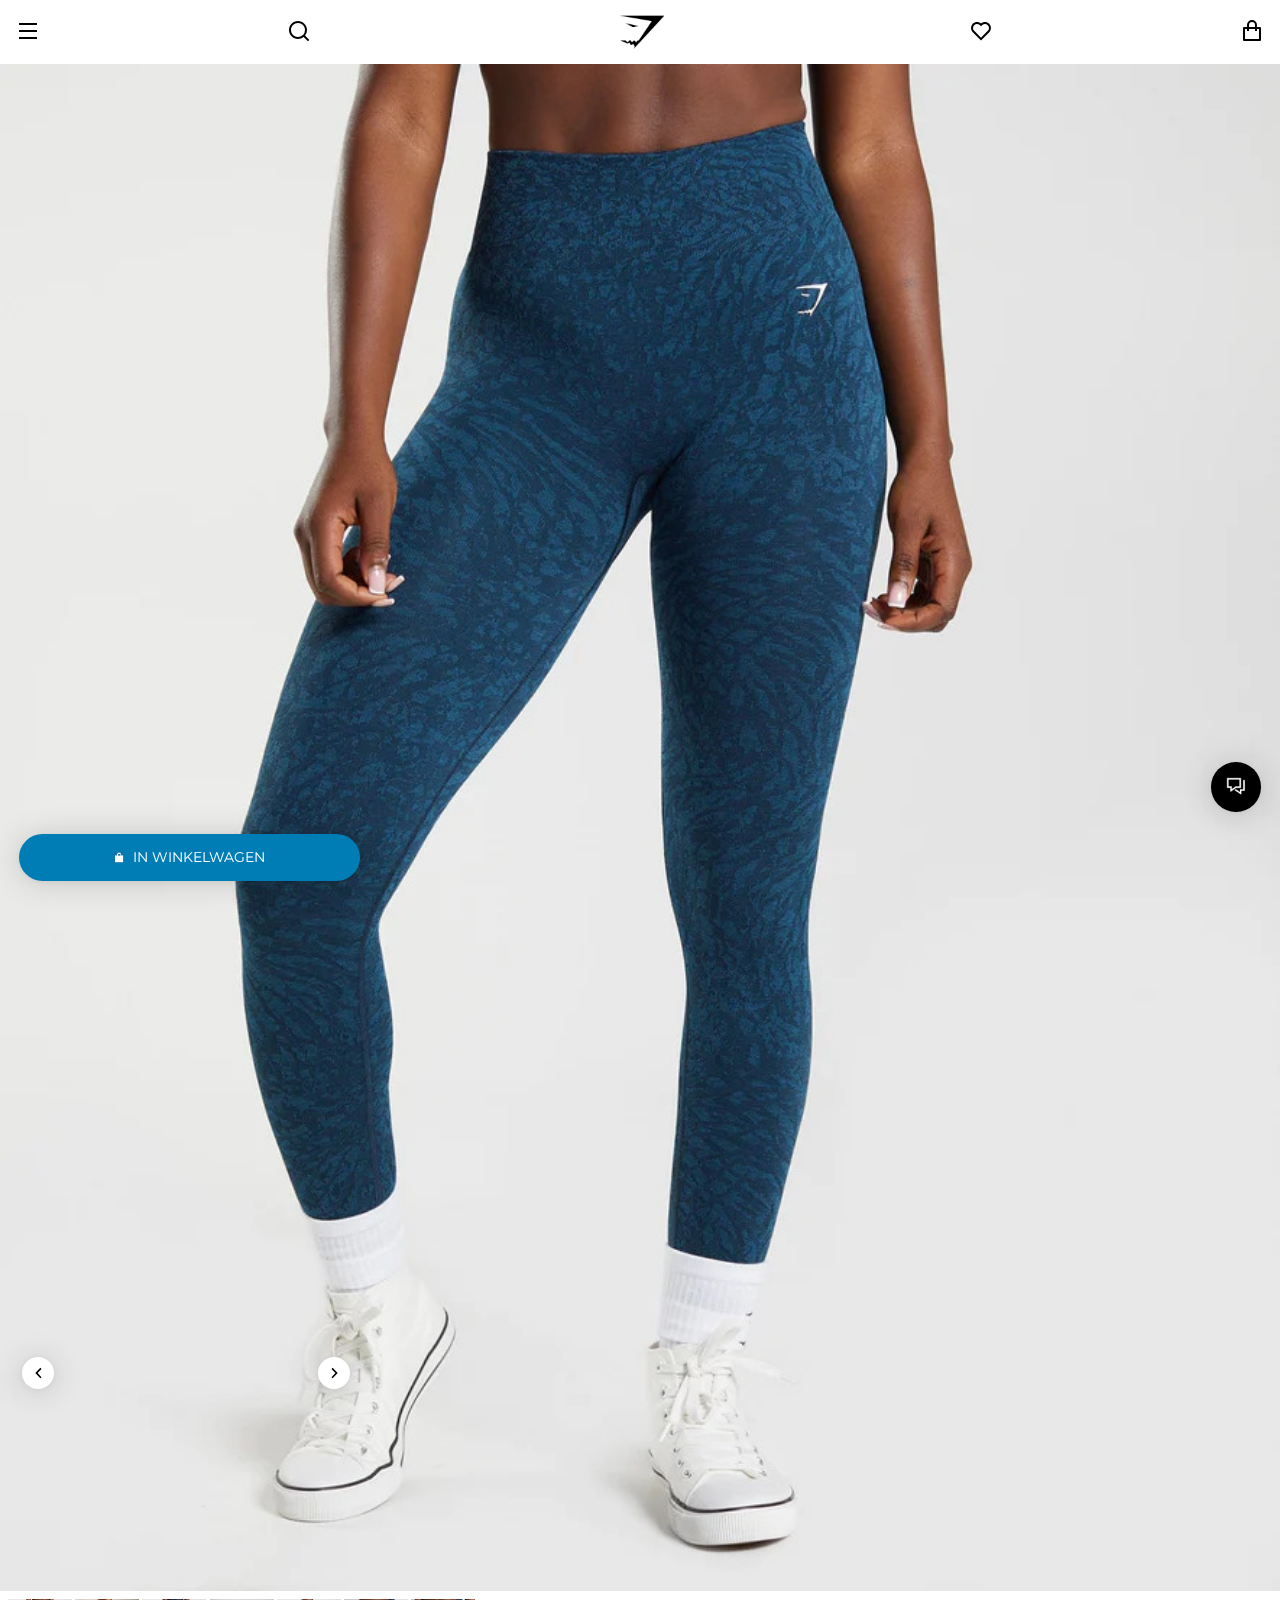
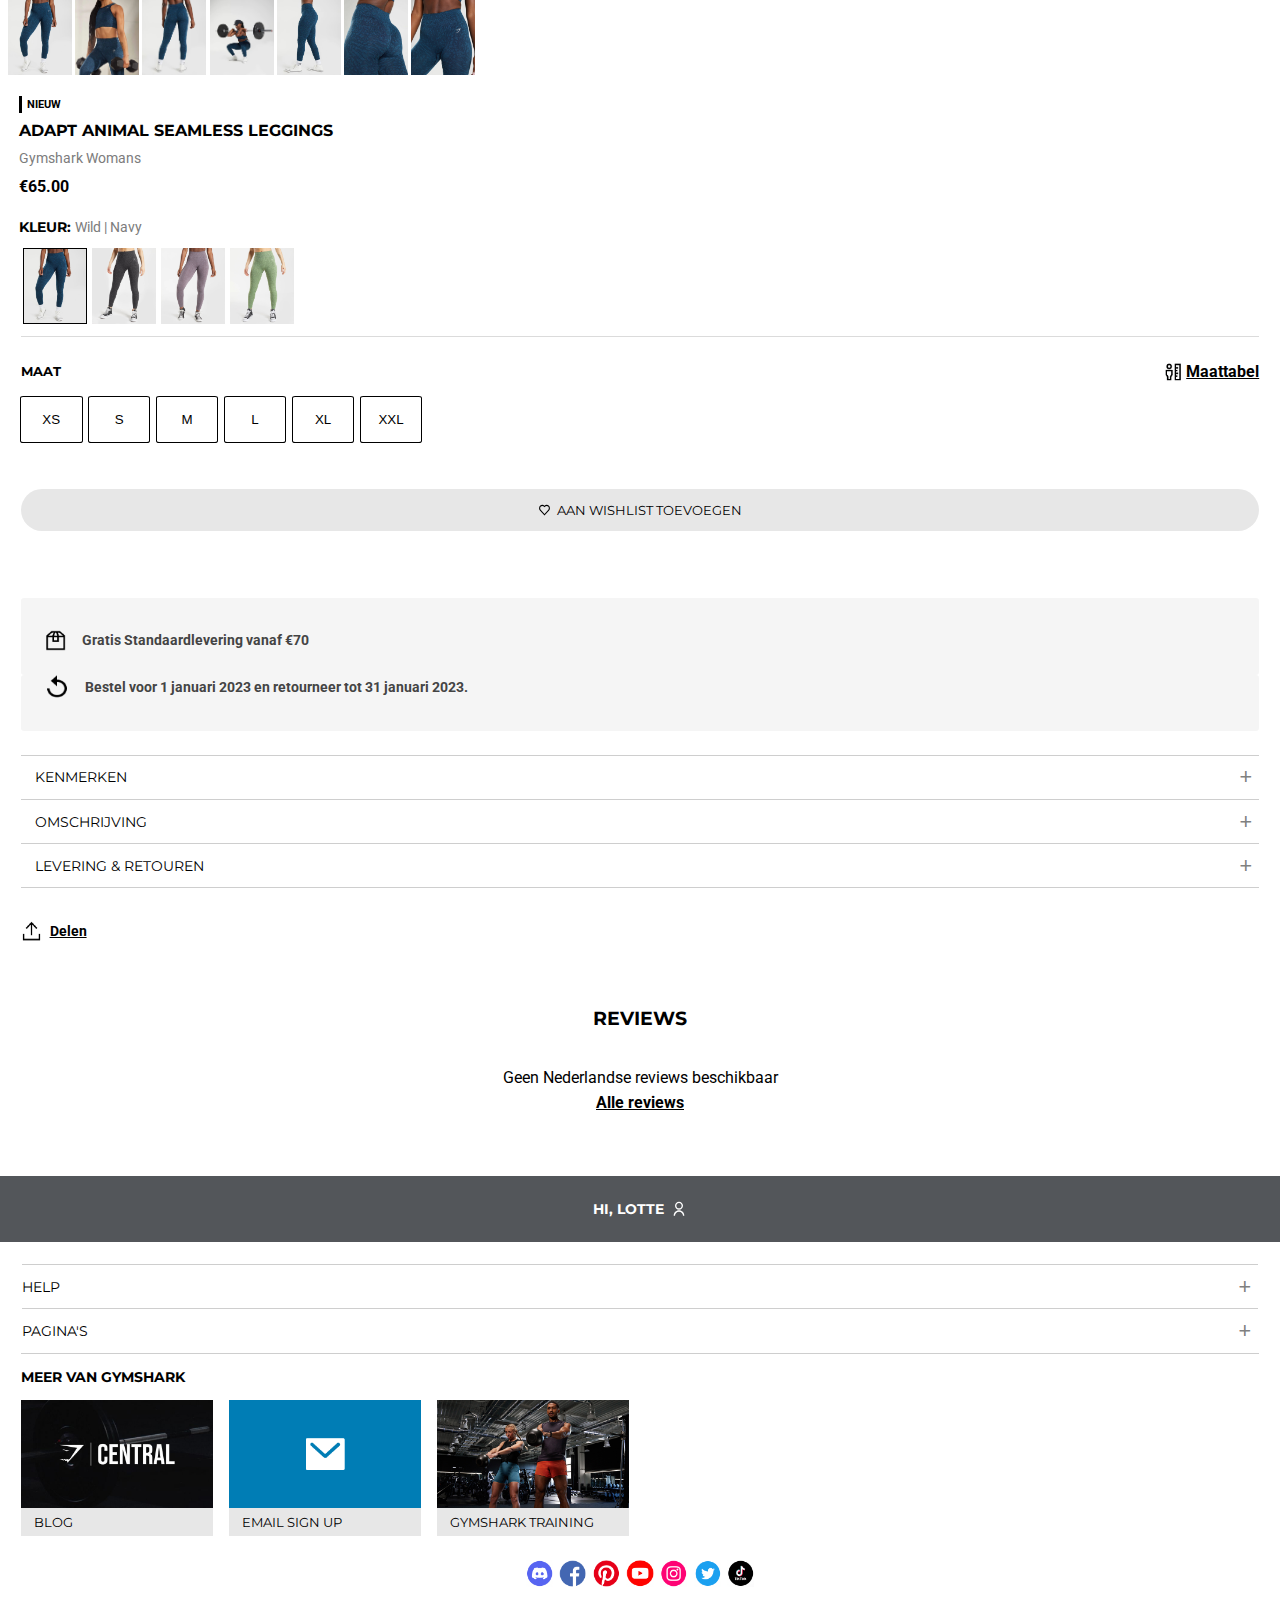
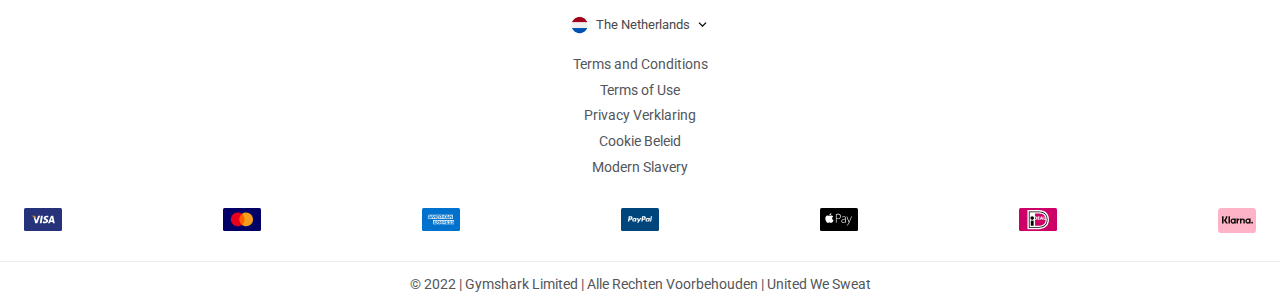
<file: details.html>
<!doctype html>
<html lang="nl">
	
<head>
	<meta charset="UTF-8">
	<meta name="author" content="lotte veerman">
	<meta name="viewport" content="width=device-width, initial-scale=1">
	
	<title>Gymshark Adapt Animal Seamless Leggings - Wild | Navy | Gymshark</title>
	
	<link href="styles/style.css" rel="stylesheet">
	<link rel="apple-touch-icon" sizes="180x180" href="images/favicon/apple-touch-icon.png">
	<link rel="icon" type="image/png" sizes="32x32" href="images/favicon/favicon-32x32.png">
	<link rel="icon" type="image/png" sizes="16x16" href="images/favicon/favicon-16x16.png">
	<link rel="manifest" href="images/favicon/site.webmanifest">
	<link rel="preconnect" href="https://fonts.googleapis.com">
	<link rel="preconnect" href="https://fonts.gstatic.com" crossorigin>
	<link href="https://fonts.googleapis.com/css2?family=Montserrat:wght@700&display=swap" rel="stylesheet">	
	<link href="https://fonts.googleapis.com/css2?family=Roboto:wght@300;@400;700&display=swap" rel="stylesheet">
</head>

<body>
	<header>
		<button tabindex="1" aria-hidden="true"><img src="images/menu.svg" alt="menu" /></button>
		<nav>
			<section>
				<button aria-hidden="true"><img src="images/close-line.svg" alt="sluiten" /></button>
				<a href="#"><img src="images/user-zwart.svg" alt="profiel"></a>
				<a href="#"><img src="images/search.svg" alt="zoeken"></a>
			</section>
			<div class="tab">
				<button class="tablinks" onclick="openTab(event, 'DAMES')" id="defaultOpen">DAMES</button>
				<button class="tablinks" onclick="openTab(event, 'HEREN')">HEREN</button>
				<button class="tablinks" onclick="openTab(event, 'CADEAUS')">CADEAUS</button>
			</div>
			<div id="DAMES" class="tabcontent">
				<ul>
					<li><p>TRENDING</p></li>
					<li><a href="#">Cadeau's Voor Haar</a></li>
					<li><a href="#">Cadeau's Onder €30</a></li>
					<li><a href="#">Cadeau's Onder €30</a></li>
					<li><a href="#">Must Haves</a></li>
					<li><a href="#">Rustdag</a></li>
					<li><a href="#">Digitale Cadeaukaart</a></li>
					<li><p>PRODUCTEN</p></li>
					<li><a href="#">Nieuw</a></li>
					<li><a href="#">Alle Producten</a></li>
					<li><a href="#">Leggings</a></li>
					<li><a href="#">Korte Broeken</a></li>
					<li><a href="#">Broeken</a></li>
					<li><a href="#">Sportbeha's</a></li>
					<li><a href="#">Crop Tops</a></li>
					<li><a href="#">T-Shirts</a></li>
					<li><a href="#">Tank Tops</a></li>
					<li><a href="#">Hoodies & Jassen</a></li>
					<li><a href="#">COLLECTIES</a></li>
					<li><a href="#">Flex-Tasisch!</a></li>
					<li><a href="#">Adapt Collectie</a></li>
					<li><a href="#">Essentials</a></li>
					<li><a href="#">Vital Collectie</a></li>
					<li><a href="#">Seamless</a></li>
					<li><a href="#">Whitney Simmons</a></li>
					<li><a href="#">Sweat</a></li>
					<li><a href="#">ACCESSOIRES</a></li>
					<li><a href="#">Alle Accessoires</a></li>
					<li><a href="#">Flessen</a></li>
					<li><a href="#">Sport Accessoires</a></li>
					<li><a href="#">Ondergoed</a></li>
					<li><a href="#">Headwear</a></li>
					<li><a href="#">Sokken</a></li>
					<li><a href="#">Tassen</a></li>
				</ul>
			</div>
			  
			<div id="HEREN" class="tabcontent">
				<ul>
					<li><p>TRENDING</p></li>
					<li><a href="#">Cadeau's Voor Hem</a></li>
					<li><a href="#">Cadeau's Onder €30</a></li>
					<li><a href="#">Cadeau's Onder €30</a></li>
					<li><a href="#">Must Haves</a></li>
					<li><a href="#">Rustdag</a></li>
					<li><a href="#">Digitale Cadeaukaart</a></li>
					<li><p>PRODUCTEN</p></li>
					<li><a href="#">Nieuw</a></li>
					<li><a href="#">Alle Producten</a></li>
					<li><a href="#">T-Shirts</a></li>
					<li><a href="#">Compressie</a></li>
					<li><a href="#">Korte Broeken</a></li>
					<li><a href="#">Broeken</a></li>
					<li><a href="#">Tanktops</a></li>
					<li><a href="#">Stringers</a></li>
					<li><a href="#">Hoodies & Jassen</a></li>
					<li><a href="#">COLLECTIES</a></li>
					<li><a href="#">Essentials</a></li>
					<li><a href="#">Apex</a></li>
					<li><a href="#">Power</a></li>
					<li><a href="#">Sport</a></li>
					<li><a href="#">ACCESSOIRES</a></li>
					<li><a href="#">Alle Accessoires</a></li>
					<li><a href="#">Flessen</a></li>
					<li><a href="#">Sport Accessoires</a></li>
					<li><a href="#">Ondergoed</a></li>
					<li><a href="#">Headwear</a></li>
					<li><a href="#">Sokken</a></li>
					<li><a href="#">Tassen</a></li>
				</ul>
			</div>
			  
			<div id="CADEAUS" class="tabcontent">
				<ul>
					<li><p>TRENDING</p></li>
					<li><a href="#">Cadeau's Voor Haar</a></li>
					<li><a href="#">Cadeau's Onder €30</a></li>
					<li><a href="#">Cadeau's Onder €30</a></li>
					<li><a href="#">Must Haves</a></li>
					<li><a href="#">Rustdag</a></li>
					<li><a href="#">Digitale Cadeaukaart</a></li>
					<li><p>PRODUCTEN</p></li>
					<li><a href="#">Nieuw</a></li>
					<li><a href="#">Alle Producten</a></li>
					<li><a href="#">Leggings</a></li>
					<li><a href="#">Korte Broeken</a></li>
					<li><a href="#">Broeken</a></li>
					<li><a href="#">Sportbeha's</a></li>
					<li><a href="#">Crop Tops</a></li>
					<li><a href="#">T-Shirts</a></li>
					<li><a href="#">Tank Tops</a></li>
					<li><a href="#">Hoodies & Jassen</a></li>
					<li><a href="#">COLLECTIES</a></li>
					<li><a href="#">Flex-Tasisch!</a></li>
					<li><a href="#">Adapt Collectie</a></li>
					<li><a href="#">Essentials</a></li>
					<li><a href="#">Vital Collectie</a></li>
					<li><a href="#">Seamless</a></li>
					<li><a href="#">Whitney Simmons</a></li>
					<li><a href="#">Sweat</a></li>
					<li><a href="#">ACCESSOIRES</a></li>
					<li><a href="#">Alle Accessoires</a></li>
					<li><a href="#">Flessen</a></li>
					<li><a href="#">Sport Accessoires</a></li>
					<li><a href="#">Ondergoed</a></li>
					<li><a href="#">Headwear</a></li>
					<li><a href="#">Sokken</a></li>
					<li><a href="#">Tassen</a></li>
				</ul>
			</div>
		</nav>
		<a tabindex="2" href="index.html"><img src="images/search.svg" alt="zoekbalk"></a>
		<a href="index.html"><img src="images/logo2.png" alt="menu"></a>
		<a tabindex="3" href="index.html"><img src="images/heart.svg" alt="favorieten"></a>
		<a tabindex="4" href="index.html"><img src="images/shoppingbag.svg" alt="winkelwagen"></a>
	</header>
	<main class="details">
		<section>
			<section>
				<img src="images/foto19-mobile.jpg" id="main" alt="IMAGE">
				<section>
					<img src="images/arrow-left-s-line.svg" onclick="linksaf()" alt="links">
					<img src="images/arrow-right-s-line.svg" onclick="rechtsaf()" alt="rechts">
				</section>
			</section>
			<section>
				<img src="images/foto19-mobile.jpg" onclick="changeFoto(this.src)">
				<img src="images/foto20-mobile.jpg" onclick="changeFoto(this.src)">
				<img src="images/foto21-mobile.jpg" onclick="changeFoto(this.src)">
				<img src="images/foto22-mobile.jpg" onclick="changeFoto(this.src)">
				<img src="images/foto23-mobile.jpg" onclick="changeFoto(this.src)">
				<img src="images/foto24-mobile.jpg" onclick="changeFoto(this.src)">
				<img src="images/foto25-mobile.jpg" onclick="changeFoto(this.src)">
			</section>
		</section>
		<section>
			<p>&nbspNIEUW</p>
			<h2>ADAPT ANIMAL SEAMLESS LEGGINGS</h2>
			<p>Gymshark Womans</p>
			<p>€65.00</p>
			<p>KLEUR: <span>Wild | Navy</span></p>
		</section>
		<section>
			<img src="images/foto19-mobile.jpg" alt="blauw">
			<img src="images/foto26-mobile.jpg" alt="zwart">
			<img src="images/foto27-mobile.jpg" alt="roze">
			<img src="images/foto28-mobile.jpg" alt="groen">
		</section>
		<section>
			<p>MAAT</p>
			<img src="images/maattabel-icon.png" alt="maattabel">
			<a href="#">Maattabel</a>
		</section>
		<section>
			<button>XS</button>
			<button>S</button>
			<button>M</button>
			<button>L</button>
			<button>XL</button>
			<button>XXL</button>
		</section>
		<section>
			<button id="wishlist" onclick="wishlist()"><img src="images/heart-line.svg" id="heart" alt="favorieten"><p id="textbutton">AAN WISHLIST TOEVOEGEN</p></button>
		</section>
		<section>
			<img src="images/box-icon.png" alt="Standaardlevering">
			<p>Gratis Standaardlevering vanaf €70</p>
		</section>
		<section>
			<img src="images/retour-icon.png" alt="retour-icon">
			<p>Bestel voor 1 januari 2023 en retourneer tot 31 januari 2023.</p>
		</section>
		<section>
			<details>
				<summary>KENMERKEN</summary>
				<section>
					<img src="images/zweet-icon.png" alt="Zweetafvoerend">
					<p>Zweetafvoerend</p>
				</section>
			</details>
			<details>
				<summary>OMSCHRIJVING</summary>
				<h3>WORKOUT ON THE WILD SIDE</h3>
				<p>Laat je wilde kant zien in deze lifting collectie. 
				De zweetafvoerende stoffen en seamless afwerking zorgen 
				voor een comfortabele training en de all-over wilde 
				dierenprint geeft je wat extra zelfvertrouwen en stijl.</p>
				<ul>
					<li>- Hoge taille</li>
					<li>- Verstelbare striksluiting op rug</li>
					<li>- All-over Jacquard met wilde dierenprint</li>
					<li>- Geplooid detail bij billen</li>
					<li>- Zweetafvoerend materiaal</li>
					<li>- Brede tailleband van ribstof</li>
					<li>- Gedrukt logo op linkerheup</li>
					<li>- 82% Nylon, 12% Polyester, 6% Elastaan</li>
					<li>- 82% Nylon, 12% Polyester, 6% Elastaan</li>
					<li>- Het model is 175 cm en draagt maat XS</li>
					<li>- SKU: B3A6B-UBSP</li>
				</ul>
			</details>
			<details>
				<summary>LEVERING & RETOUREN</summary>
				<ul>
					<li>Gratis Standaardlevering vanaf €70</li>
					<li>Bestel voor 1 januari 2023 en retourneer tot 31 januari 2023.</li>
				</ul>
			</details>
		</section>
		<section>
			<a href="#"><img src="images/delen-icon.png" alt="delen"> Delen</a>
		</section>
		<section>	
			<h2>REVIEWS</h2>
			<p>Geen Nederlandse reviews beschikbaar</p>
			<a href="#">Alle reviews</a>
		</section>
		<section>
			<a href="#"><img src="images/chat.png" alt="chat"></a>
		</section>
		<section>
			<a href="#"><img src="images/tas-icon.png" alt="winkelwagen">IN WINKELWAGEN</a>
		</section>  
	</main>
	<footer>
		<section>
			<h3>HI, LOTTE</h3> 
			<img src="images/user.svg" alt="profiel">
		</section>
		<section>
			<details>
				<summary>HELP</summary>
				<ul>
					<li><a href="#"></a>FAQ</li>
					<li><a href="#"></a>Leveringen & Retouren</li>
					<li><a href="#"></a>Retour Aanvragen</li>
					<li><a href="#"></a>Bestellingen</li>
					<li><a href="#"></a>Namaak Indienen</li>
				</ul>
			</details>
			<details>
				<summary>PAGINA'S</summary>
				<ul>
					<li><a href="#"></a>Gymshark Central</li>
					<li><a href="#"></a>Banan</li>
					<li><a href="#"></a>Over Ons</li>
					<li><a href="#"></a>Studentenkorting</li>
					<li><a href="#"></a>Factory List</li>
				</ul>
			</details>
		</section>
		<section>
			<h2>MEER VAN GYMSHARK</h2>
			<section>
				<ul>
					<li> 
						<img src="images/foto14-mobile.jpeg" alt="blog">
						<a href="">BLOG</a>
					</li>
					<li> 
						<img src="images/foto15-mobile.jpeg" alt="email sign up">
						<a href="">EMAIL SIGN UP</a>
					</li>
					<li> 
						<img src="images/foto16-mobile.jpeg" alt="gymshark training">
						<a href="">GYMSHARK TRAINING</a>
					</li>
				</ul>
			</section>
		</section>
		<section>
			<a href="#"><img src="images/social-discord.png" alt="discord"></a>
			<a href="#"><img src="images/social-facebook.png" alt="facebook"></a>
			<a href="#"><img src="images/social-pinterest.png" alt="pinterest"></a>
			<a href="#"><img src="images/social-youtube.png" alt="youtube"></a>
			<a href="#"><img src="images/social-instagram.png" alt="instagram"></a>
			<a href="#"><img src="images/social-twitter.png" alt="twitter"></a>
			<a href="#"><img src="images/social-tiktok.png" alt="tiktok"></a>
		</section>
		<section>
			<img src="images/nederland.png" alt="nederlands">
			<a href="#">The Netherlands <img src="images/arrow-down.svg" alt="pijl naar beneden"></a>
		</section>
		<section>
			<ul>
				<li><a href="#">Terms and Conditions</a></li>
				<li><a href="#">Terms of Use</a></li>
				<li><a href="#">Privacy Verklaring</a></li>
				<li><a href="#">Cookie Beleid</a></li>
				<li><a href="#">Modern Slavery</a></li>
			</ul>
		</section>
		<section>
			<ul>
				<li><img src="images/betalen-visa-card.svg" alt="visa-card"></li>
				<li><img src="images/betalen-mastercard-card.svg" alt="mastercard"></li>
				<li><img src="images/betalen-amex-card.svg" alt="amexcard"></li>
				<li><img src="images/betalen-paypal-card.svg" alt="paypal"></li>
				<li><img src="images/betalen-applepay-card.svg" alt="applepay"></li>
				<li><img src="images/betalen-ideal-card.svg" alt="ideal"></li>
				<li><img src="images/betalen-klarna.svg" alt="klarna"></li>
			</ul>
		</section>
		<section>
			<p>© 2022 | Gymshark Limited | Alle Rechten Voorbehouden | United We Sweat</p>
		</section>
	</footer>
	<script defer src="scripts/script.js"></script>
</body>
	
</html>
</file>
<file: styles/style.css>
@import url('https://fonts.googleapis.com/css2?family=Montserrat:wght@700&display=swap');
@import url('https://fonts.googleapis.com/css2?family=Roboto:wght@300;@400;700&display=swap');
/**************/
/* CSS REMEDY */
/**************/
*, *::after, *::before {
  	box-sizing:border-box; 
  	margin: 0;
	padding: 0;
}

button, summary {
	cursor: pointer;
}



/*********************/
/* CUSTOM PROPERTIES */
/*********************/

:root {
	--color-text-heading:white;
	--color-text-heading-2: black;
	--color-text-heading-3: rgb(80, 80, 80);
	--color-text-paragraaf: rgb(124, 124, 124);
	--color-background:white;
	--color-background-header: rgba(231, 231, 231, 0.301);
	--color-background-header-border: rgba(124, 124, 124, 0.253);
	--color-background-a:#53565A;
	--color-background-figcaption: rgba(255, 255, 255, 0.753);
	--color-background-footer: #53565A;
	--color-background-details: rgb(245, 245, 245);
	--color-text-details: rgb(68, 68, 68);
	--color-line-footer: #cecece;
	--color-text-details-footer: #6e6e6e;
	--color-background-slider-footer: rgb(231, 231, 231);
	--color-text-links-footer: rgb(83, 86, 90);
	--color-text-listitems-navigatie: rgb(83, 86, 90);
	--color-text-listitems-navigatie-kopjes: black;
	--color-background-winkelwagen: rgb(0, 125, 181);

	--font-heading:'Montserrat', sans-serif;
	--font-paragraaf: 'Roboto', sans-serif;
	--font-footer-details: 'Arial', sans-serif;
}



/****************/
/* JOUW STYLING */
/****************/

h1{	
	font-family: var(--font-heading);
	font-size: 1.2em;
	color: var(--color-text-heading);
	margin: 23em 2em 0em 1.7em;
}

h2{
	font-family: var(--font-heading);
	font-size: 1.4em;
	color: var(--color-text-heading-2);
}

h3{
	font-family: var(--font-heading);
	font-size: 0.9em;
	color: var(--color-text-heading-3);
}

h4{
	font-family: var(--font-paragraaf);
	font-size: 1em;
	color: var(--color-text-heading-3);
	font-weight: 400;
}







/****************/
/* HEADER */
/****************/


header{
	height: 4em;
  	padding:0em 1em;
  	line-height:1;
  	display:flex;
 	justify-content:space-between;
  	align-items:center;
  	position:sticky;
  	top:0;
	background-color: white;
	z-index: 1000;
}

header a{
	padding:.5em 0;
  	color:var(--general-color);
  	text-decoration:none;
}

header > button {
	order:-1;
	border: none;
	background-color: white;
}

nav button {
	justify-self:start;
	border: none;
	background-color: white;
}

nav{
	position:fixed;
  	left:0;
  	right:0;
  	top:0;
  	bottom:0;
  	background-color: white;
  	transform:translatex(-100%);
  	transition:.3s;
}

nav.toonMenu {
	transform:translatex(0);
	overflow: scroll;
}

header a:nth-child(4) img{	
 	width: 4.2em;
	height: 4em;
	margin: 0em 3em 0em 3em; 
}


a p{
	font-family: var(--font-heading);
	font-size: 0.65em;
	font-weight: 700;
	text-align: center;
}

nav ul{
	padding: 1em;
}

nav ul li{
	font-family: var(--font-paragraaf);
	list-style-type: none;
	margin-bottom: 0.5em;
	color: var(--color-text-listitems-navigatie);
	line-height: 1.3em;
}

nav ul li:nth-child(1){
	font-family: var(--font-heading);
	list-style-type: none;
	margin: 0em 0em 0.5em 0em;
	color: var(--color-text-listitems-navigatie-kopjes);

}

nav ul li:nth-child(8){
	font-family: var(--font-heading);
	list-style-type: none;
	margin: 1.5em 0em 0.5em 0em;
	color: var(--color-text-listitems-navigatie-kopjes);
}

nav ul li:nth-child(19){
	font-family: var(--font-heading);
	list-style-type: none;
	margin: 1.5em 0em 0.5em 0em;
	color: var(--color-text-listitems-navigatie-kopjes);
}

nav ul li:nth-child(27){
	font-family: var(--font-heading);
	list-style-type: none;
	margin: 1.5em 0em 0.5em 0em;
	color: var(--color-text-listitems-navigatie-kopjes);
}

nav ul li:nth-child(35){
	font-family: var(--font-heading);
	list-style-type: none;
	margin: 1.5em 0em 0.5em 0em;
	color: var(--color-text-listitems-navigatie-kopjes);
}

nav section:nth-child(1){
	display: flex;
	padding: 1em 2em 0em 1em;
}

nav section:nth-child(1) button{
	margin-right: auto;
}

nav section:nth-child(1) a:last-of-type img{
	width: unset;
	height: unset;
	margin: unset;
	padding-left: 1em;
}

nav ul section:nth-child(1){
	display: flex;
}

nav section ul:nth-child(1){
	display: flex;
	padding: 0em;
	overflow-x: auto;
	gap: 1em;
}

nav ul section ul li img{
	width: 100%;
}






/****************/
/* TAB MENU */
/****************/



.tab {
	overflow: hidden;
	border-bottom: 2px solid rgb(223, 223, 223);
	display: flex;
	justify-content: center;
	margin:1em 2em 1em 2em;
	
}

.tab button {
	padding: 0em 1.2em 0.6em 1.2em;
	transition: 0.3s;
	font-family: var(--font-heading);
	font-size: 1em;
	color: grey;
}
  
.tab button:hover {
	background-color: white;
}
  
.tab button.active {
	border-bottom: 2px solid rgb(0, 0, 0);
	color: var(--color-text-heading-2)
}
  
.tabcontent {
	display: none;
}











/****************/
/* MAIN INDEX*/
/****************/


main section article p:first-of-type{
	font-family: var(--font-paragraaf);
	font-size: 0.7em;
	color: var(--color-text-heading-2);
	font-weight: 700;
	border-left: 3px solid var(--color-text-heading-2);
	padding:0.2em;
	margin-bottom: 0.7em;
	text-align: left;
}

figure {
	position: relative;
	display: flex;
	justify-content: space-around
}

figcaption {
	position: absolute;
	background-color: var(--color-background-figcaption);
	font-family: var(--font-paragraaf);
	font-size: 0.8em;
	color: var(--color-text-heading-2);
	font-weight: 700;
	padding: 0.5em 1em 0.5em 1em;
	margin: 1em 1em 1em 1em;
	width: 11em;
	text-align: center;	
	bottom: 0;
} 


main section article img{
	margin-bottom: 0.3em;
}


main section:first-of-type{
	display: flex;
	justify-content: space-between;
}

main section:first-of-type a{
	padding: 1.1em 1.635em 1.1em 1.635em;
	border: 1px solid var(--color-background-header-border);
	background-color: var(--color-background-header);
	width: 100%;
}


main section section p{
	font-family: var(--font-paragraaf);
	font-size: 1em;
	color: var(--color-text-heading);
	margin: 0.7em 1em 1em 2em;
}

main section section a{
	font-family: var(--font-heading);
	font-size: 0.8em;
	font-weight: 700;
	color: var(--color-text-heading-2);
	background-color: var(--color-background);
	padding: 1.2em 2.2em 1.2em 2.2em;
	margin: 1em 17.2em 2.5em 2.5em;
	border-radius: 2em;
	text-decoration: none;
	display: block;
}

main section img{
	width: 100%;	
}

main section video{
	width: 100%;	
}







main section article:nth-child(1){
	margin:0em 0.3em 0em 1.3em;
}

main section article:nth-child(1) a{
	text-decoration-line: none;
}

main section:nth-child(2){
	position: relative; 
}


main section:nth-child(2) section{
	flex-direction: column;
	position: absolute;
}

main section:nth-child(2) a{
	font-family: var(--font-heading);
	font-size: 0.8em;
	font-weight: 700;
	color: var(--color-text-heading-2);
	background-color: var(--color-background);
	padding: 1.2em 2.2em 1.2em 2.2em;
	margin: 1em 17.2em 2.5em 2.5em;
	border-radius: 2em;
	text-decoration: none;
	display: block;
	width:unset;
}

main section article:nth-child(2){
	margin:0em 1.3em 0em 0.3em;
}

main section article p:nth-of-type(2){
	font-family: var(--font-paragraaf);
	font-size: 0.9em;
	color: var(--color-text-paragraaf);
	font-weight: 400;
	margin-top: 0.4em;
	text-align: left;
}

main section article p:nth-of-type(3){
	font-family: var(--font-paragraaf);
	font-size: 1em;
	color: var(--color-text-heading-2);
	font-weight: 700;
	margin: 0.4em 0em 1.5em 0em;
	text-align: left;
}

main section:nth-child(3){
	margin: 1.3em;
}

main section:nth-child(3) a{
	font-family: var(--font-paragraaf);
	font-size: 1em;
	color: var(--color-text-heading-2);
	font-weight: 700;
	display: block;
	margin-top: 1em;
}


main section:nth-child(4){
	display:flex;
}

main section:nth-child(5) a{
	font-family: var(--font-heading);
	font-size: 0.8em;
	font-weight: 700;
	color: var(--color-text-heading-2);
	background-color: var(--color-background);
	padding: 1em 1em 1em 2em;
	margin: 1em 19.3em 4em 2.5em;
	border-radius: 2em;
	text-decoration: none;
	display: block;
	width:unset;
}

main section:nth-child(5) h1{
	margin-top: 22em;
}

main section:nth-child(5) section{
	flex-direction: column;
	position: absolute;
}

main section:nth-child(6){
	margin: 1.3em;
}

main section:nth-child(6) a{
	font-family: var(--font-paragraaf);
	font-size: 1em;
	color: var(--color-text-heading-2);
	font-weight: 700;
	display: block;
	margin-top: 1em;
}

main section:nth-child(7){
	display:flex;
}

main section:nth-child(8) a{
	font-family: var(--font-heading);
	font-size: 0.8em;
	font-weight: 700;
	color: var(--color-text-heading-2);
	background-color: var(--color-background);
	padding: 1em 1em 1em 2em;
	margin: 1em 17.5em 2.5em 2.5em;
	border-radius: 2em;
	text-decoration: none;
	display: block;
	width:unset;
}

main section:nth-child(8) section a:last-child{
	font-family: var(--font-heading);
	font-size: 0.8em;
	color: var(--color-text-heading);
	background-color: var(--color-background-a);
	padding: 1em 1em 1em 1.6em;
	margin: -1.5em 17.3em 2.5em 2.5em;
	border-radius: 2em;
	text-decoration: none;
}


main section:nth-child(8) section{
	flex-direction: column;
	position: absolute;
}

main section:nth-child(9){
	margin: 1.3em;
}

main section:nth-child(9) a{
	font-family: var(--font-paragraaf);
	font-size: 1em;
	color: var(--color-text-heading-2);
	font-weight: 700;
	display: block;
	margin-top: 1em;
}

main section:nth-child(10){
	display:flex;
}

main section:nth-child(11) a{
	font-family: var(--font-heading);
	font-size: 0.8em;
	font-weight: 700;
	color: var(--color-text-heading-2);
	background-color: var(--color-background);
	padding: 1em 1em 1em 2em;
	margin: 1em 16em 2.5em 2.5em;
	border-radius: 2em;
	text-decoration: none;
	display: block;
	width:unset;
}


main section:nth-child(11) section a:last-child{
	font-family: var(--font-heading);
	font-size: 0.8em;
	color: var(--color-text-heading);
	background-color: var(--color-background-a);
	padding: 1em 1em 1em 2em;
	margin: -1.5em 16em 2.5em 2.5em;
	border-radius: 2em;
	text-decoration: none;
}


main section:nth-child(11) section{
	flex-direction: column;
	position: absolute;
}

main section:nth-child(11) section h1{
	margin-top: 21.5em;
}

main section:nth-child(12) section{
	flex-direction: column;
	position: absolute;
	width: 100%;
}

main section:nth-child(12) section h1{
	color: var(--color-text-heading-2)
}

main section:nth-child(12) section p{
	color: var(--color-text-heading-2)
}

main section:nth-child(12) section a{
	color: var(--color-text-heading);
	background-color: var(--color-text-heading-2);
	margin-right: 16em;
	width:unset;
}

main section:nth-child(13) section{
	flex-direction: column;
	position: absolute;
	width: 100%;
}

main section:nth-child(13) section a:first-of-type{
	color: var(--color-text-heading);
	background-color: var(--color-text-heading-2);
	margin: 38em 18.5em 0em 2.5em;
	padding: 1em 1em 1em 2em;
	width:unset;
}

main section:nth-child(13) section a:last-of-type{
	color: var(--color-text-heading);
	background-color: var(--color-background-a);
	margin-right: 18.5em;
	padding: 1em 1em 1em 2em;
	width:unset;
}

main section:nth-child(14){
	padding: 1em;
	width: 100%;
}

main section:nth-child(14) img:last-of-type{
	margin-top: 0.5em;
}

main section:nth-child(14) section{
	flex-direction: column;
	position: absolute;
}

main section:nth-child(14) section h1{
	margin: 2.5em 1.3em 0em 5em;
	color: var(--color-text-heading-2);
	font-size: 2em;
	text-align: right;
}

main section:nth-child(14) section a{
	color: var(--color-text-heading);
	background-color: var(--color-text-heading-2);
	margin: 1em 3.5em 0em 15.5em;
	font-size: 0.8em;
	font-family: var(--font-heading);
	width:unset;
}

main section:nth-child(14) section:last-of-type h1{
	margin: 2.5em 5em 0em 0em;
	color: var(--color-text-heading-2);
	font-size: 2em;
	text-align: left;
}

main section:nth-child(14) section:last-of-type a{
	color: var(--color-text-heading);
	background-color: var(--color-text-heading-2);
	margin: 1em 15.3em 0em 0em;
	font-size: 0.8em;
	font-family: var(--font-heading);
	width:unset;
}

main section:nth-child(15){
	padding: 1.8em 1em 1.8em 1em;
	background-color: rgb(230, 230, 230);
}

section:nth-child(15) ul{
	display:flex;
	overflow-x:auto;
	gap: 1em;
}

section:nth-child(15) li{
  	flex-shrink:0;
  	align-items:center;
 	gap:.25em;
	scroll-snap-align: center;
	display:flex;
  	flex-direction:column-reverse;
	width: 18rem;
	position: relative;
}

main section:nth-child(15) li img{
	filter: brightness(60%);
}

main section:nth-child(15) li h1{
	margin:0em 0em 5.5em 0em;
	position: absolute;
}

main section:nth-child(15) li a{
	position: absolute;
	font-family: var(--font-heading);
	font-size: 0.8em;
	font-weight: 700;
	color: var(--color-text-heading-2);
	background-color: var(--color-background);
	padding: 1.2em 2.2em 1.2em 2.2em;
	margin: 0em 0em 3em 0em;
	border-radius: 2em;
	text-decoration: none;
	display: block;
}

main section:nth-child(16){
	background-color: black;
	padding: 2em;
	height: 13rem;
}

main section:nth-child(16) p{
	font-family: var(--font-paragraaf);
	font-size: 1.1em;
	color: var(--color-text-heading);
	text-align: center;
	font-weight: 400;
	margin: 1em 3em 0.3em 3em;
}

main section:nth-child(16) a{
	position: absolute;
	font-family: var(--font-heading);
	font-size: 0.8em;
	font-weight: 700;
	color: var(--color-text-heading-2);
	background-color: var(--color-background);
	padding: 1.2em 2.2em 1.2em 2.2em;
	border-radius: 2em;
	text-decoration: none;
	display: block;
	margin: 1em 0em 0em 6em;
}

main section:nth-child(17){
	border: 1px solid rgb(202, 202, 202);
	margin: 1em;
	padding: 1.5em;
}

main section:nth-child(17) h2{
	font-family: var(--font-heading);
	font-size: 0.9em;
	color: var(--color-text-heading-2);
	margin-bottom: 1em;
}

main section:nth-child(17) p{
	font-family: var(--font-paragraaf);
	font-size: 0.9em;
	font-weight: 400;
	line-height: 1.5em;
	color: #6e6e6e;
}

main section:nth-child(17) p:last-of-type{
	margin-top: 1em;
}


main section:nth-child(18){
	background-color: black;
	width: 1.5em;
	height: 1.5em;
	padding: 0.8em;
 	position: fixed;
  	bottom: 1.2em;
	right: 1.2em;
	z-index: 10000;
	border-radius: 50%;
	box-sizing:content-box ;
	box-shadow: 0 1px 6px 0 rgb(0 0 0 / 6%), 0 2px 32px 0 rgb(0 0 0 / 16%);
}








/****************/
/* MAIN DETAILS*/
/****************/

.details section:first-of-type{
	display:unset;
}

.details section:first-of-type section{
	position: relative;
}

.details section:first-of-type section:nth-child(1) img:first-of-type{
	width: 100%;
}

.details section:first-of-type section:first-of-type section{
	position: absolute;
	overflow-x: unset;
	display: flex;
}

.details section:first-of-type section:first-of-type section img:nth-child(1){
	margin: -15em 1em 1em 1em;
	width: 2em;
	height: 2em;
	background-color: white;
	padding: 0.4em;
	border-radius: 50%;
	box-shadow: 0 1px 6px 0 rgb(0 0 0 / 6%), 0 2px 32px 0 rgb(0 0 0 / 16%);
}

.details section:first-of-type section:first-of-type section img:nth-child(2){
	margin: -15em 1em 1em 15.5em;
	width: 2em;
	height: 2em;
	background-color: white;
	padding: 0.4em;
	border-radius: 50%;
	box-shadow: 0 1px 6px 0 rgb(0 0 0 / 6%), 0 2px 32px 0 rgb(0 0 0 / 16%);
}


.details section:first-of-type section:nth-child(2){
	display: flex;
	margin: 0.1em 0.4em 0.4em 0.4em;
	overflow-x: auto;
}
.details section:first-of-type section:nth-child(2) img{
	width: 4rem;
	object-fit: cover;
	cursor: pointer;
	margin:0.1em;
}



.details section:nth-child(2){
	margin: 1.2em 1.2em 0em 1.2em;
}

.details section:nth-child(2) h2{
	font-size: 1em;
}

.details section:nth-child(2) p:first-of-type{
	font-family: var(--font-paragraaf);
	font-size: 0.7em;
	color: var(--color-text-heading-2);
	font-weight: 700;
	border-left: 3px solid var(--color-text-heading-2);
	padding:0.2em;
	margin-bottom: 0.7em;
}

.details section:nth-child(2) p:nth-of-type(2){
	font-family: var(--font-paragraaf);
	font-size: 0.9em;
	color: var(--color-text-paragraaf);
	font-weight: 400;
	margin-top: 0.7em;
}

.details section:nth-child(2) p:nth-of-type(3){
	font-family: var(--font-paragraaf);
	font-size: 1em;
	color: var(--color-text-heading-2);
	font-weight: 700;
	margin: 0.6em 0em 1.4em 0em;
}

.details section:nth-child(2) p:nth-of-type(4){
	font-family: var(--font-heading);
	font-size: 0.9em;
	color: var(--color-text-heading-2);
	font-weight: 700;
	margin: 0.5em 0em 0em 0em;
}

.details span{
	font-family: var(--font-paragraaf);
	font-size: 1em;
	font-weight: 400;
	color: var(--color-text-paragraaf)
}

.details section:nth-child(3){
	display: flex;
	padding: 0.6em 1em 0.6em 0em;
	margin:0em 1.3em 1em 1.3em;
	border-bottom: 1px solid rgb(219, 219, 219);
}

.details section:nth-child(3) img{
	object-fit: cover;
	width: 4em;
	margin: 0.15em;
}

.details section:nth-child(3) img:first-of-type{
	border: 1px solid black;
}

.details section:nth-child(4){
	display: flex;
	align-items: center;
	margin: 1.5em 1.3em 0em 1.3em;
}

.details section:nth-child(4) img{
	width: 1.2em;
}

.details section:nth-child(4) p:first-of-type{
	margin-right: auto;
	font-family: var(--font-heading);
	font-size: 0.8em;
	color: var(--color-text-heading-2);
	font-weight: 700;
}

.details section:nth-child(4) a{
	font-family: var(--font-paragraaf);
	font-size: 1em;
	color: var(--color-text-heading-2);
	font-weight: 700;
	margin-left: 0.2em;
}

.details section:nth-child(5){
	margin: 0.8em 1.2em 1.2em 1.2em ;
}

.details section:nth-child(5) button{
	padding: 1em;
	width: 4.7em;
	height: 3.5em;
	margin: 0.05em 0.05em 0.45em 0.05em;
	background-color: white;
	border: 1px solid black;
	border-radius: 5%;
}

.details section:nth-child(6) button{
	display: flex;
	padding: 1em;
	background-color: var(--color-background-slider-footer);
	border: none;
	border-radius: 4em;
	width: 100%;
	font-family: var(--font-heading);
	justify-content: center;
	align-items: center;
	margin: 3em 0em 5em 0em;
	transition: all 0.8s;
}

.details section:nth-child(6) button.liked{
	background-color: var(--color-background-winkelwagen);
	color: white;
	font-size: 0.87em;
	-webkit-transition-duration: 0.6s; /* Safari */
  	transition-duration: 0.6s;
}
.details section:nth-child(6) button img{
	width:1em;
	margin-right: 0.5em;
}

.details section:nth-child(7){
	background-color:var(--color-background-details);
	margin: 0em 1.3em 0em 1.3em;
	border-radius: 0.2em;
	display: flex;
	padding: 2em 1.5em 1.5em 1.5em;
	align-items: center;
}

.details section:nth-child(7) img{
	width: 1.3em;
	height: 1.3em;
	margin-right: 1em;
}

.details section:nth-child(7) p{
	font-family: var(--font-paragraaf);
	color: var(--color-text-details);
	font-size: 0.85em;
	font-weight: 700;
}

.details section:nth-child(8){
	background-color:var(--color-background-details);
	margin: 0em 1.3em 1.5em 1.3em;
	border-radius: 0.2em;
	display: flex;
	padding: 0em 1em 2em 1.5em;
	align-items: center;
}

.details section:nth-child(8) img{
	width: 1.5em;
	height: 1.5em;
	margin-right: 1em;
}

.details section:nth-child(8) p{
	font-family: var(--font-paragraaf);
	color: var(--color-text-details);
	font-size: 0.85em;
	font-weight: 700;
}


.details section:nth-child(9){
	margin: 0em 1.3em 0em 1.3em;
}


/****************/
/* MAIN DETAILS - details*/
/****************/


.details details summary { 
	list-style: none;
	display: flex;
	justify-content: space-between;
	align-items: center;
	padding: 0.6em 0.5em 0.6em 1em;
	margin: unset;
	border-top: 1px solid var(--color-line-footer);
	color: var(--color-text-heading-2);
	font-family: var(--font-heading);
	font-size: 0.9em;
}

.details details:nth-child(2) summary { 
	list-style: none;
	display: flex;
	justify-content: space-between;
	align-items: center;
	padding: 0.6em 0.5em 0.6em 1em;
	margin: unset;
	border-top: 1px solid var(--color-line-footer);
	color: var(--color-text-heading-2);
	font-family: var(--font-heading);
	font-size: 0.9em;
}

.details details:nth-child(1) section{
	display: flex;
	padding: 1em 1em 2em 2em;
	margin: unset;
	justify-content: flex-start;
	align-items: center;
} 

.details section:nth-child(9) details:nth-child(1) section p{
	font-family: var(--font-paragraaf);
	font-size: 1em;
	font-weight: 400;
	color: var(--color-text-details);
	border: none;
	padding: unset;
	margin: unset;
} 

.details details:nth-child(1) section img{
	width: 1.5em;
	height: 1.5em;
	margin-right: 1em;
} 

.details details:nth-child(2) h3{
	font-family: var(--font-paragraaf);
	font-size: 1em;
	padding: 0.5em 1em 1.5em 1em;
}

.details details:nth-child(2) p{
	font-family: var(--font-paragraaf);
	font-size: 0.9em;
	color: var(--color-text-details);
	padding: 0em 1em 0em 1em;
}

.details details ul{
	margin: 1em;
}

.details details li{
	font-size: 0.9em;
	color: var(--color-text-details);
	font-family: var(--font-paragraaf);
	padding: 0em 0em 0.5em 0em;
	list-style-type: none;
}


.details section:nth-child(10){
	margin: 0em 1.3em;
	border-top: 1px solid var(--color-line-footer);
	padding: 2em 0em;
}

.details section:nth-child(10) a{
	display: flex;
	align-items: center;
	color: var(--color-text-heading-2);
	font-family: var(--font-paragraaf);
	font-weight: 700;
	font-size: 0.9em;
}

.details section:nth-child(10) img{
	width: 1.5em;
	margin-right: 0.5em;
}

.details section:nth-child(11){
	margin: 2em 1.3em 4em 1.3em;
	text-align: center;
}

.details section:nth-child(11) h2{
	font-size: 1.2em;
	margin-bottom: 2em;
}

.details section:nth-child(11) p{
	font-size: 1em;
	font-family: var(--font-paragraaf);
	margin-bottom: 0.4em;
}

.details section:nth-child(11) a{
	font-size: 1em;
	font-family: var(--font-paragraaf);
	text-decoration-line: underline;
	padding: unset;
	margin: unset;
}


.details section:nth-child(12){
	background-color: black;
	width: 1.5em;
	height: 1.5em;
	padding: 0.8em;
 	position: fixed;
  	bottom: 5.5em;
	right: 1.2em;
	z-index: 10000;
	border-radius: 50%;
	box-sizing:content-box ;
	box-shadow: 0 1px 6px 0 rgb(0 0 0 / 6%), 0 2px 32px 0 rgb(0 0 0 / 16%);
}

.details section:nth-child(13){
	background-color: var(--color-background-winkelwagen);
	width: 19.5em;
	padding: 0.9em;
 	position: fixed;
  	bottom: 1.2em;
	left: 1.2em;
	z-index: 10000;
	border-radius: 2em;
	box-sizing:content-box ;
	box-shadow: 0 1px 6px 0 rgb(0 0 0 / 6%), 0 2px 32px 0 rgb(0 0 0 / 16%);
}

.details section:nth-child(13) a{
	display: flex;
	align-items: center;
	justify-content: center;
	font-family: var(--font-heading);
	font-size: 0.9em;
	color: var(--color-text-heading);
	text-decoration: none;
}

.details section:nth-child(13) img{
	width: 0.7em;
	height: 0.8em;
	margin-right: 0.6em;
}











/****************/
/* FOOTER */
/****************/

footer section:nth-child(1){
	background-color: var(--color-background-footer);
	padding: 1.5em;
	display: flex;
	align-items: center;
	justify-content: center;
}

footer section:nth-child(1) h3{
	color: var(--color-text-heading);
	text-align: center;
	margin-right: 0.5em;
}

footer section:nth-child(1) img{
	height: 1em;
}

footer section:nth-child(2) section{
	background-color: blue;
}

footer section:nth-child(3){
	padding: 0em 1.3em 1.3em 1.3em;
}

footer section:nth-child(3) h2{
	color: var(--color-text-heading-2);
	font-size: 0.9em;
	margin-bottom: 1em;
	padding-top: 1em;
	border-top: 1px solid var(--color-line-footer);
}

footer section a:first-of-type{
	display: flex;
	justify-content: space-between;
}

footer section a:last-of-type{
	display: flex;
	justify-content: space-between;
}


footer section:nth-child(3) section ul{
	display: flex;
	overflow-x: auto;
	gap: 1em;
}

footer section:nth-child(3) section li{
	scroll-snap-align: center;
	display:flex;
  	flex-direction:column;
	width: 12rem;
}

footer section:nth-child(3) section li a{
	background-color: var(--color-background-slider-footer);
	padding: 0.5em 1em 0.5em 1em;
	color: var(--color-text-heading-2);
	text-decoration: none;
	font-family: var(--font-heading);
	font-size: 0.8em;
}

footer section:nth-child(4){
	display: flex;
	justify-content: center;
}

footer section:nth-child(4) img{
	width: 1.7em;
	height: 1.7em;
	margin: 0.2em;
}

footer section:nth-child(5){
	display: flex;
	justify-content: center;
	align-items: center;
	margin-top: 1em;
	margin-bottom: 1.1em;
}

footer section:nth-child(5) img{
	width: 1.2em;
	margin-left: 0.4em;
}

footer section:nth-child(5) a{
	padding: 0.5em;
	color: rgb(73, 73, 73);
	font-family: var(--font-paragraaf);
	font-size: 0.8em;
	text-decoration: none;
}

footer section:nth-child(6) ul{
	display: flex;
	flex-direction: column;
	align-items: center;
}

footer section:nth-child(6) li{
	list-style-type: none;
}

footer section:nth-child(6) a{
	color: var(--color-text-links-footer);
	text-decoration: none;
	font-family: var(--font-paragraaf);
	font-size: 0.9em;
	margin-bottom: 0.6em;
}

footer section:nth-child(7) ul{
	display: flex;
	justify-content: space-between;
	padding: 1.5em;
}

footer section:nth-child(7) li{
	list-style-type: none;
}

footer section:nth-child(7) img{
	width: 2.4em;
}

footer section:nth-child(8) p{
	color: var(--color-text-links-footer);
	font-family: var(--font-paragraaf);
	font-size: 0.9em;
	text-align: center;
	padding: 1em;
	border-top: 1px solid rgb(236, 236, 236);
}




/****************/
/* FOOTER DETAILS */
/****************/


details summary::marker { 
	display:none; 
} 

details summary { 
	list-style: none;
	display: flex;
	justify-content: space-between;
	align-items: center;
	padding: 0.6em 0.5em 0.6em 0em;
	margin: 1.5em 1.5em 0em 1.5em;
	border-top: 1px solid var(--color-line-footer);
	color: var(--color-text-heading-2);
	font-family: var(--font-heading);
	font-size: 0.9em;
}

details summary:after {
	content: "+";
	font-size: 1.5em;
	color: grey;
	font-family: var(--font-footer-details);
}

details[open] summary:after {
	content: "-";
  }

details:nth-child(2) summary { 
	list-style: none;
	display: flex;
	justify-content: space-between;
	align-items: center;
	padding: 0.6em 0.5em 0.6em 0em;
	margin: 0em 1.5em 0em 1.5em;
	border-top: 1px solid var(--color-line-footer);
	color: var(--color-text-heading-2);
	font-family: var(--font-heading);
	font-size: 0.9em;
}

details li{
	font-size: 0.9em;
	color: var(--color-text-details-footer);
	font-family: var(--font-paragraaf);
	padding: 0em 0em 0.5em 0em;
	list-style-type: none;
}

details ul{
	margin: 0.2em 0em 1em 2em;
}
</file>
